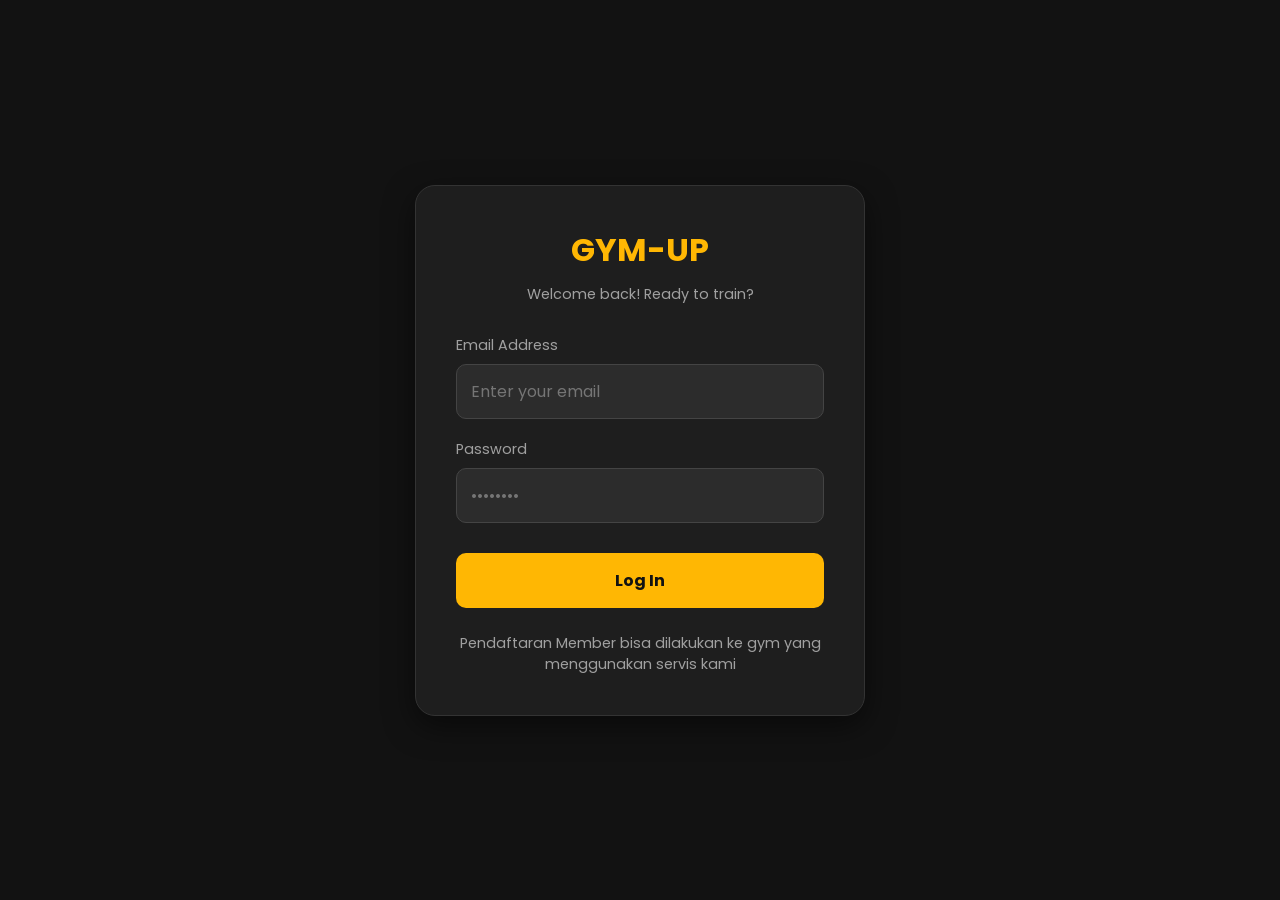
<file: Gym-Up/index.html>
<!DOCTYPE html>
<html lang="en">
<head>
    <meta charset="UTF-8">
    <meta name="viewport" content="width=device-width, initial-scale=1.0">
    <title>Gym Up - Dashboard</title>
    <link rel="preconnect" href="https://fonts.googleapis.com">
    <link rel="preconnect" href="https://fonts.gstatic.com" crossorigin>
    <link href="https://fonts.googleapis.com/css2?family=Poppins:wght@400;600;700&display=swap" rel="stylesheet">
    <link rel="stylesheet" href="css/style.css">
</head>
<body>
        
    <header class="top-header">
        <div class="user-stats">
            <div class="stat-level" id="user-level">LVL 1</div>
            <div class="stat-streak" id="user-streak">🔥 0</div>
            <button id="quests-btn" class="stat-quests">📜 Quests</button>
        </div>
        
        <div style="display: flex; align-items: center; gap: 10px;">
            <button id="logout-btn" style="background: #333; color: #ff4d4d; border: 1px solid #ff4d4d; padding: 5px 10px; border-radius: 8px; font-weight: bold; cursor: pointer; font-size: 0.8rem;">
                Log Out
            </button>
            <div class="profile-icon" id="user-initial">D</div>
        </div>
    </header>

    <main class="page-content">
        <a href="workout.html" id="resume-workout-banner" class="resume-banner" style="display: none;">
            <span>You have an ongoing workout session!</span>
            <strong>Resume Now →</strong>
        </a>

        <section id="home" class="page active">
            <div class="dashboard-container">
                <div class="card summary-card">
                    <div style="margin-bottom: 15px;">
                        <h2 id="user-welcome" style="margin-bottom: 5px;">Welcome Back!</h2>
                        
                        <div class="level-meta">
                            <div style="display:flex; justify-content:space-between; font-size:0.75rem; color:#aaa; margin-bottom:4px;">
                                <span>Progress to Next Level</span>
                                <span id="user-level-text">0 / 1000 XP</span>
                            </div>
                            <div class="level-progress-container">
                                <div id="user-level-progress" class="level-progress-bar"></div>
                            </div>
                        </div>
                    </div>

                    <div class="stats">
                        <div>
                            <span class="stat-value" id="user-total-volume">0 kg</span>
                            <span class="stat-label">Total Volume</span>
                        </div>
                        <div>
                            <span class="stat-value" id="user-rank">Newbie</span>
                            <span class="stat-label">Current Rank</span>
                            <small id="rank-progress-indicator" style="display:block; font-size:0.7rem; color:#888; margin-top:4px;">Loading...</small>
                        </div>
                    </div>
                </div>

                <div class="home-actions-wrapper">
                    <div class="card action-card">
                        <div class="deco-bars"><div class="deco-bar"></div><div class="deco-bar"></div><div class="deco-bar"></div></div>
                        <div class="action-content">
                            <h3>Ready to Train?</h3>
                            <a href="workout.html" class="cta-button">Log New Workout</a>
                        </div>
                        <div class="deco-bars right"><div class="deco-bar"></div><div class="deco-bar"></div><div class="deco-bar"></div></div>
                    </div>
                    <a href="nutrition.html" class="card nutrition-card">
                        <h3>Nutrition Needs Here</h3>
                        <p>Get your daily calorie & macro recommendation.</p>
                        <span class="arrow-icon">→</span>
                    </a>
                </div>
                <div class="card leaderboard-card">
                    <h3>Weekly Leaderboard</h3>
                    <ol id="mini-leaderboard-container" class="leaderboard-list">
                        <p>Loading leaderboard...</p>
                    </ol>
                </div>
            </div>
        </section>

        <section id="history" class="page">
            <div class="page-header-placeholder">
                <h1>Workout History</h1>
            </div>
            <div id="history-list-container" class="history-list">
                <p>Loading workout history...</p>
            </div>
        </section>

        <section id="leaderboard" class="page">
            <div class="page-header-placeholder">
                <h1>Leaderboard</h1>
            </div>
            <div class="card">
                <ol id="full-leaderboard-container" class="leaderboard-list-full">
                    <p>Loading leaderboard...</p>
                </ol>
            </div>
        </section>

        <section id="profile" class="page">
            <div class="page-header-placeholder">
                <h1>My Profile</h1>
            </div>
            <div class="profile-grid">
                <div class="card profile-header-card summary-card">
                    <div class="profile-icon large" id="profile-initial">D</div>
                    <div class="profile-info">
                        <h2 id="profile-name">...</h2>
                        <p>Rank: <span class="rank-text" id="profile-rank">Newbie</span></p>
                    </div>
                </div>
                <div class="card stat-card">
                    <span class="stat-icon">🏋️‍♂️</span>
                    <span class="stat-value" id="profile-total-volume">0 kg</span>
                    <span class="stat-label">Total Volume (All Time)</span>
                </div>
                <div class="card stat-card">
                    <span class="stat-icon">🗓️</span>
                    <span class="stat-value" id="profile-workouts-completed">0</span>
                    <span class="stat-label">Workouts Completed</span>
                </div>
                
                <div class="card settings-card">
                    <h3>Body Stats</h3>
                    <div class="profile-form">
                        <div class="form-row-profile">
                            <div class="form-group-profile">
                                <label>Age</label>
                                <input type="number" id="user-age" placeholder="20">
                            </div>
                            <div class="form-group-profile">
                                <label>Gender</label>
                                <select id="user-gender">
                                    <option value="male">Male</option>
                                    <option value="female">Female</option>
                                </select>
                            </div>
                        </div>

                        <div class="form-row-profile">
                            <div class="form-group-profile">
                                <label>Height (cm)</label>
                                <input type="number" id="user-height" placeholder="175">
                            </div>
                            <div class="form-group-profile">
                                <label>Weight (kg)</label>
                                <input type="number" id="user-weight" placeholder="70">
                            </div>
                        </div>

                        <div class="form-group-profile">
                            <label>Activity Level</label>
                            <select id="user-activity">
                                <option value="sedentary">Sedentary (Little to no exercise)</option>
                                <option value="light">Lightly Active (1-3 days/week)</option>
                                <option value="moderate">Moderately Active (3-5 days/week)</option>
                                <option value="active">Very Active (6-7 days/week)</option>
                                <option value="very_active">Super Active (Physical job/training)</option>
                            </select>
                        </div>
                        
                        <button id="save-profile-btn" class="cta-button" style="width: 100%; margin-top: 15px;">Save & Recalculate</button>
                    </div>
                </div>

                <div class="card settings-card">
                    <h3>My Goal</h3>
                    <div class="goal-options">
                        <button class="goal-btn active">Bulk</button>
                        <button class="goal-btn">Cut</button>
                        <button class="goal-btn">Maintain</button>
                    </div>
                </div>
            </div>
        </section>
    </main>
        
    <nav class="bottom-nav">
        <a href="#home" class="nav-link active"><span>Home</span></a>
        <a href="#history" class="nav-link"><span>History</span></a>
        <a href="#leaderboard" class="nav-link"><span>Leaderboard</span></a>
        <a href="#profile" class="nav-link"><span>Profile</span></a>
    </nav>

    <div id="quests-modal" class="modal-wrapper">
        <div style="position: relative; width: 100%; max-width: 500px;">
            
            <button id="close-quests-modal-btn" class="close-btn-outside">×</button>
            
            <div class="modal-content quests-modal-content">
                <h3>Daily Quests</h3>
                <div id="quest-list-container" class="quest-list">
                    <p>Loading quests...</p>
                </div>
            </div>
            
        </div>
    </div>

    <div id="notification-modal" class="modal-wrapper">
        <div class="modal-content confirm-box">
            <div id="notif-icon" style="font-size: 4rem;"></div>
            
            <h4 id="notif-title" style="margin-top: 10px;">Notification</h4>
            <p id="notif-text">Message goes here.</p>
            
            <div class="modal-actions">
                <button id="notif-ok-btn" class="btn-primary" style="width: 100%;">OK, Great!</button>
            </div>
        </div>
    </div>
    
    <script src="js/script.js"></script>
</body>
</html>
</file>
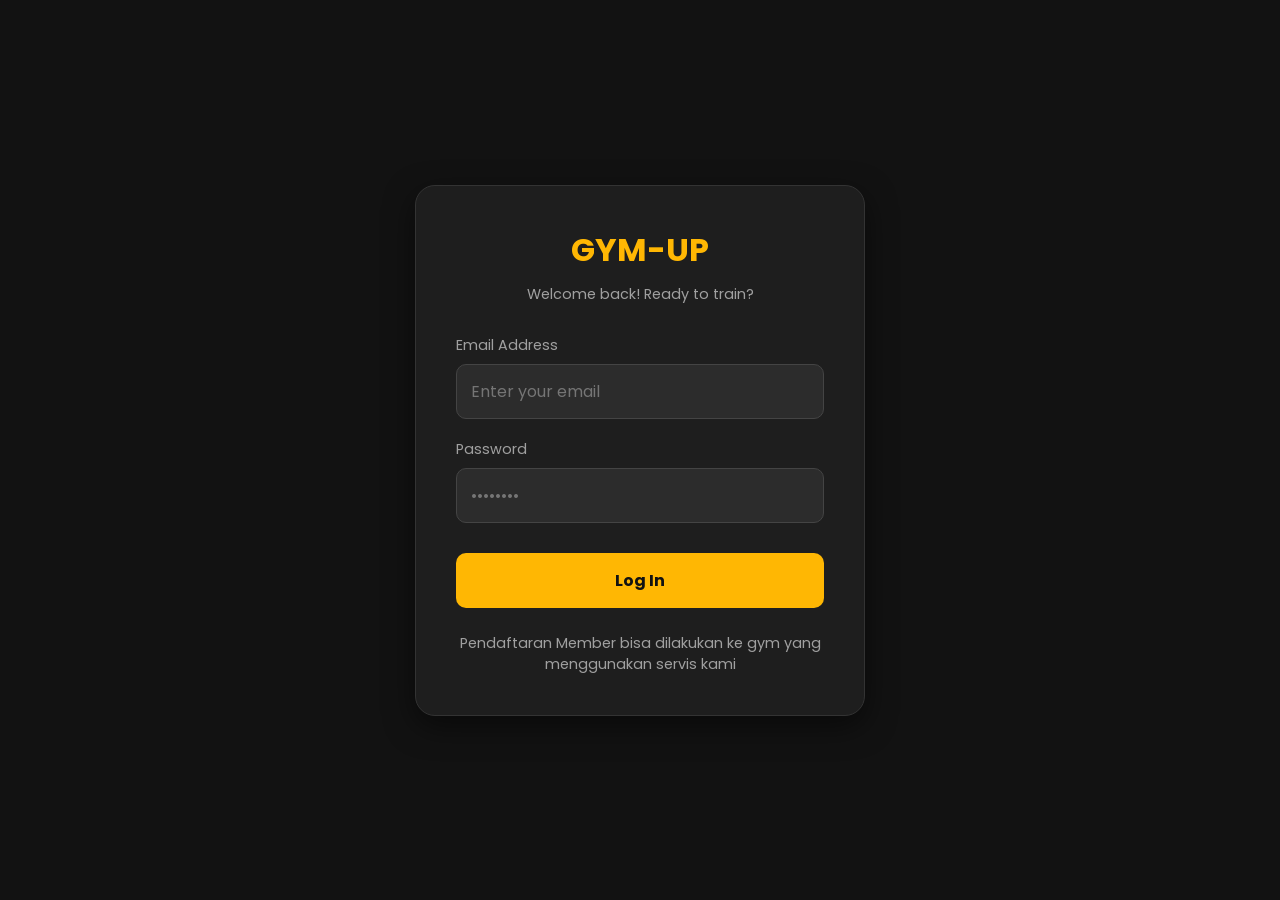
<file: Gym-Up/admin-dashboard.html>
<!DOCTYPE html>
<html lang="en">
<head>
    <meta charset="UTF-8">
    <meta name="viewport" content="width=device-width, initial-scale=1.0">
    <title>Super Admin - Gym-Up</title>
    
    <link rel="stylesheet" href="css/admin.css">
    
    <script src="js/auth.js"></script>
    <script>checkAuth('super_admin');</script>
</head>
<body>

    <header class="admin-header">
        <h2>GYM-UP <span style="font-weight: 300; color: #fff;">ADMIN</span></h2>
        <div class="user-info">
            <span id="admin-name" style="color: #aaa; margin-right: 20px; font-weight: 500;"></span>
            <button onclick="logoutUser()" class="admin-btn" style="padding: 8px 16px; font-size: 0.85rem;">LOGOUT</button>
        </div>
    </header>

    <main class="admin-container">
        
        <section class="admin-card">
            <h3>🏢 DAFTARKAN GYM & OWNER BARU</h3>
            <form id="add-gym-form" class="admin-form">
                <input type="text" id="gym_name" placeholder="Nama Gym (Contoh: Titan Fitness)" required class="full-width">
                <input type="text" id="owner_name" placeholder="Nama Pemilik" required>
                <input type="number" id="subscription_months" placeholder="Durasi Langganan (Bulan)" min="1" required>
                <input type="text" id="address" placeholder="Alamat Ruko Gym" required class="full-width">
                
                <div class="full-width" style="margin-top: 15px; margin-bottom: 5px; color: var(--accent-gold); font-size: 0.85rem; font-weight: 600; text-transform: uppercase;">
                    Kredensial Akses Owner
                </div>
                
                <input type="email" id="owner_email" placeholder="Email Akun Owner" required>
                <input type="password" id="owner_password" placeholder="Password (Min. 8 Karakter)" minlength="8" required>
                
                <button type="submit" id="submit-gym-btn" class="admin-btn full-width" style="margin-top: 15px;">DAFTARKAN GYM</button>
            </form>
        </section>

        <section class="admin-card">
            <h3>📋 KLIEN GYM TERDAFTAR</h3>
            <div class="table-responsive">
                <table>
                    <thead>
                        <tr>
                            <th>ID</th>
                            <th>NAMA GYM</th>
                            <th>PEMILIK</th>
                            <th>STATUS</th>
                            <th>MASA AKTIF APLIKASI</th>
                            <th>AKSI</th>
                        </tr>
                    </thead>
                    <tbody id="gym-list-body">
                        <tr><td colspan="5" style="text-align: center; color: #777;">Loading data...</td></tr>
                    </tbody>
                </table>
            </div>
        </section>
        <section class="admin-card">
            <h3>🏋️‍♂️ KATALOG LATIHAN GLOBAL</h3>
            <form id="add-exercise-form" class="admin-form">
                <input type="text" id="ex_name" placeholder="Nama Gerakan (Misal: Bench Press)" required>
                
                <select id="ex_muscle" required>
                    <option value="" disabled selected>Target Otot</option>
                    <option value="chest">Chest</option>
                    <option value="back">Back</option>
                    <option value="legs">Legs</option>
                    <option value="shoulders">Shoulders</option>
                    <option value="arms">Arms</option>
                    <option value="core">Core</option>
                    <option value="full_body">Full Body</option>
                </select>

                <select id="ex_type" required>
                    <option value="" disabled selected>Tipe Latihan</option>
                    <option value="compound">Compound</option>
                    <option value="isolation">Isolation</option>
                    <option value="cardio">Cardio</option>
                </select>

                <input type="number" id="ex_xp" placeholder="Base XP (Misal: 50)" required min="5">
                
                <button type="submit" id="submit-ex-btn" class="admin-btn full-width" style="margin-top: 10px;">TAMBAH KE KATALOG</button>
            </form>

            <div class="table-responsive" style="margin-top: 20px;">
                <table>
                    <thead>
                        <tr>
                            <th>NAMA GERAKAN</th>
                            <th>TARGET OTOT</th>
                            <th>TIPE</th>
                            <th>BASE XP</th>
                            <th>AKSI</th>
                        </tr>
                    </thead>
                    <tbody id="exercise-list-body">
                        <tr><td colspan="5" style="text-align: center; color: #777;">Loading data...</td></tr>
                    </tbody>
                </table>
            </div>
        </section>

        <section class="admin-card">
    <h3>🍎 DATABASE NUTRISI GLOBAL (FOODS)</h3>
    <form id="add-food-form" class="admin-form">
        <input type="text" id="food_name" placeholder="Nama Makanan (Misal: Nasi Putih)" required class="full-width">
        <input type="number" id="food_calories" placeholder="Kalori (kcal)" required step="0.1">
        <input type="number" id="food_protein" placeholder="Protein (g)" required step="0.1">
        <input type="number" id="food_carbs" placeholder="Karbo (g)" required step="0.1">
        <input type="number" id="food_fats" placeholder="Lemak (g)" required step="0.1">
        <input type="text" id="food_serving" placeholder="Takaran (Misal: 100g / 1 Porsi)" required class="full-width">
        
        <button type="submit" id="submit-food-btn" class="admin-btn full-width" style="margin-top: 10px;">TAMBAH KE DATABASE</button>
    </form>

    <div class="table-responsive" style="margin-top: 20px;">
        <table>
            <thead>
                <tr>
                    <th>NAMA MAKANAN</th>
                    <th>KALORI</th>
                    <th>P / C / L</th>
                    <th>TAKARAN</th>
                    <th>AKSI</th>
                </tr>
            </thead>
            <tbody id="food-list-body">
                <tr><td colspan="5" style="text-align: center; color: #777;">Loading data...</td></tr>
            </tbody>
        </table>
    </div>
</section>

    </main>

    <div id="editModal" class="modal-overlay">
    <div class="modal-content">
        <div class="modal-header">
            <h3>Edit Data Gym & Owner</h3>
        </div>
        <form id="edit-gym-form" class="admin-form">
            <input type="hidden" id="edit_gym_id">
            <input type="text" id="edit_gym_name" placeholder="Nama Gym" required class="full-width">
            <input type="text" id="edit_address" placeholder="Alamat" required class="full-width">
            <input type="text" id="edit_owner_name" placeholder="Nama Pemilik" required class="full-width">
            
            <div class="full-width" style="color: var(--accent-gold); font-size: 0.7rem; margin: 10px 0;">KREDENSIAL LOGIN (BIARKAN PASSWORD KOSONG JIKA TIDAK DIGANTI)</div>
            
            <input type="email" id="edit_owner_email" placeholder="Email Owner" required class="full-width">
            <input type="password" id="edit_owner_password" placeholder="Password Baru (Opsional)" class="full-width">
            
            <div class="modal-footer full-width">
                <button type="button" onclick="closeModal('editModal')" class="admin-btn" style="background: #333; color: white;">BATAL</button>
                <button type="submit" class="admin-btn">SIMPAN PERUBAHAN</button>
            </div>
        </form>
    </div>
</div>

<div id="deleteConfirmModal" class="modal-overlay">
    <div class="modal-content modal-alert">
        <div class="modal-icon warning">⚠</div>
        <h3 style="color: white; margin-bottom: 10px;">HAPUS GYM?</h3>
        <p class="delete-confirm-text">
            Tindakan ini permanen. Semua data member, transaksi, dan inventaris di gym ini akan ikut terhapus dari server.
        </p>
        <div class="modal-footer full-width" style="display: flex; flex-direction: column; gap: 10px;">
            <button id="final-delete-btn" class="admin-btn btn-danger-modal" style="width: 100%;">YA, HAPUS PERMANEN</button>
            <button onclick="closeModal('deleteConfirmModal')" class="admin-btn" style="background: transparent; color: #888; width: 100%;">BATALKAN</button>
        </div>
    </div>
</div>

<div id="alertModal" class="modal-overlay">
    <div class="modal-content modal-alert">
        <div id="alert-icon" class="modal-icon">✔</div>
        <h3 id="custom-alert-title">BERHASIL</h3>
        <p id="custom-alert-message" style="color: #ccc; margin-bottom: 1.5rem;"></p>
        <button onclick="closeModal('alertModal')" class="admin-btn" style="width: 100%;">OK</button>
    </div>
</div>
    <script src="js/admin.js"></script>
</body>
</html>
</file>
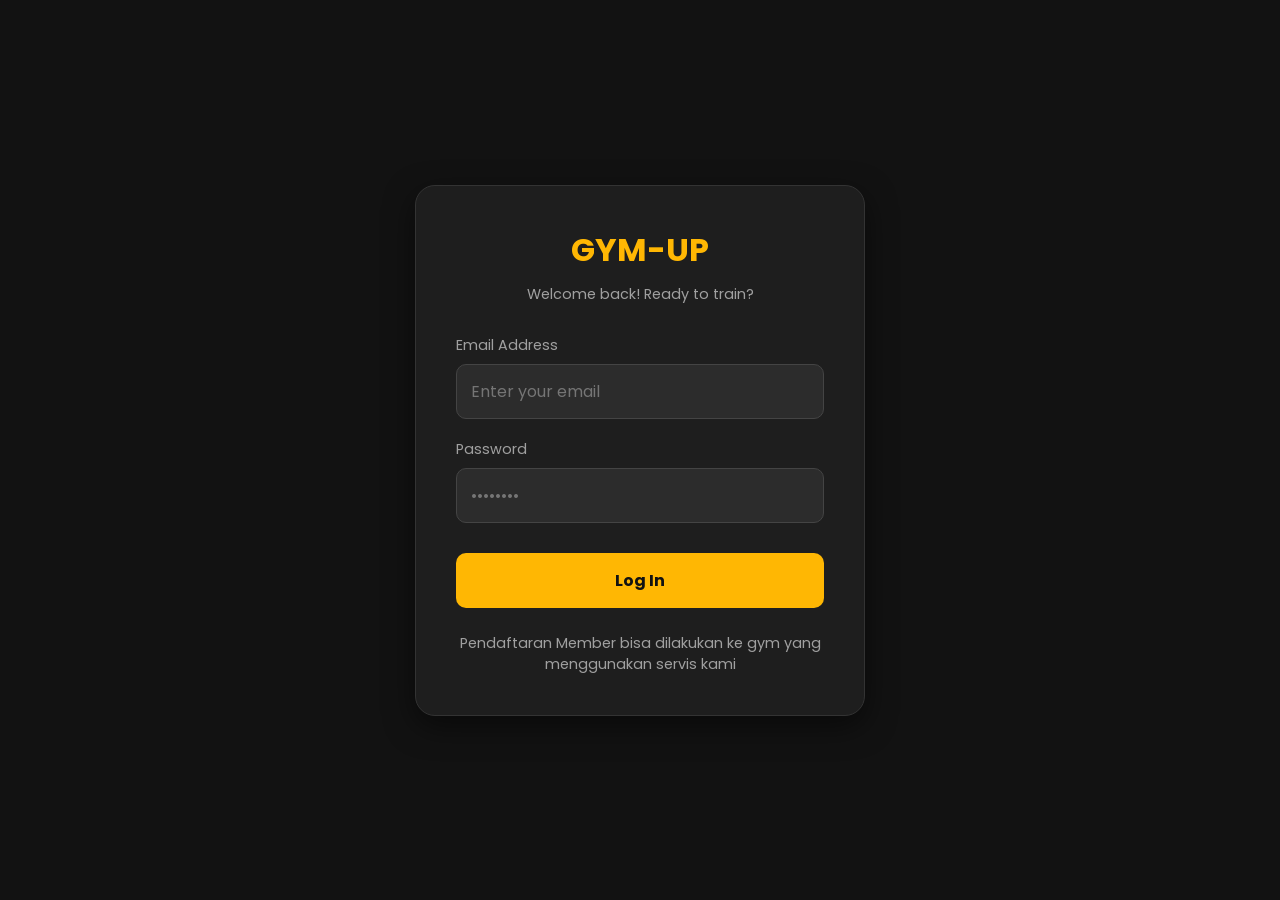
<file: Gym-Up/login.html>
<!DOCTYPE html>
<html lang="en">
<head>
    <meta charset="UTF-8">
    <meta name="viewport" content="width=device-width, initial-scale=1.0">
    <title>Login - Gym Up</title>
    <link href="https://fonts.googleapis.com/css2?family=Poppins:wght@400;600;700&display=swap" rel="stylesheet">
    <link rel="stylesheet" href="css/auth.css">
</head>
<body>

    <div class="auth-container">
        <div class="auth-header">
            <h1>GYM-UP</h1>
            <p>Welcome back! Ready to train?</p>
        </div>

        <form id="login-form">
            <div class="form-group">
                <label>Email Address</label>
                <input type="email" id="email" class="form-input" placeholder="Enter your email" required>
            </div>

            <div class="form-group">
                <label>Password</label>
                <input type="password" id="password" class="form-input" placeholder="••••••••" required>
            </div>

            <button type="submit" id="login-btn" class="auth-btn">Log In</button>
        </form>

        <div class="auth-footer">
            Pendaftaran Member bisa dilakukan ke gym yang menggunakan servis kami
        </div>
    </div>

    <div id="custom-alert" class="alert-overlay">
        <div class="alert-box">
            <h3 id="alert-title" style="color: var(--primary-gold); margin-bottom: 10px;">Alert</h3>
            <p id="alert-message" style="color: #ccc; font-size: 0.9rem;">Message here</p>
            <button class="alert-btn" onclick="document.getElementById('custom-alert').style.display='none'">OK</button>
        </div>
    </div>

    <script src="js/auth.js"></script>
</body>
</html>
</file>
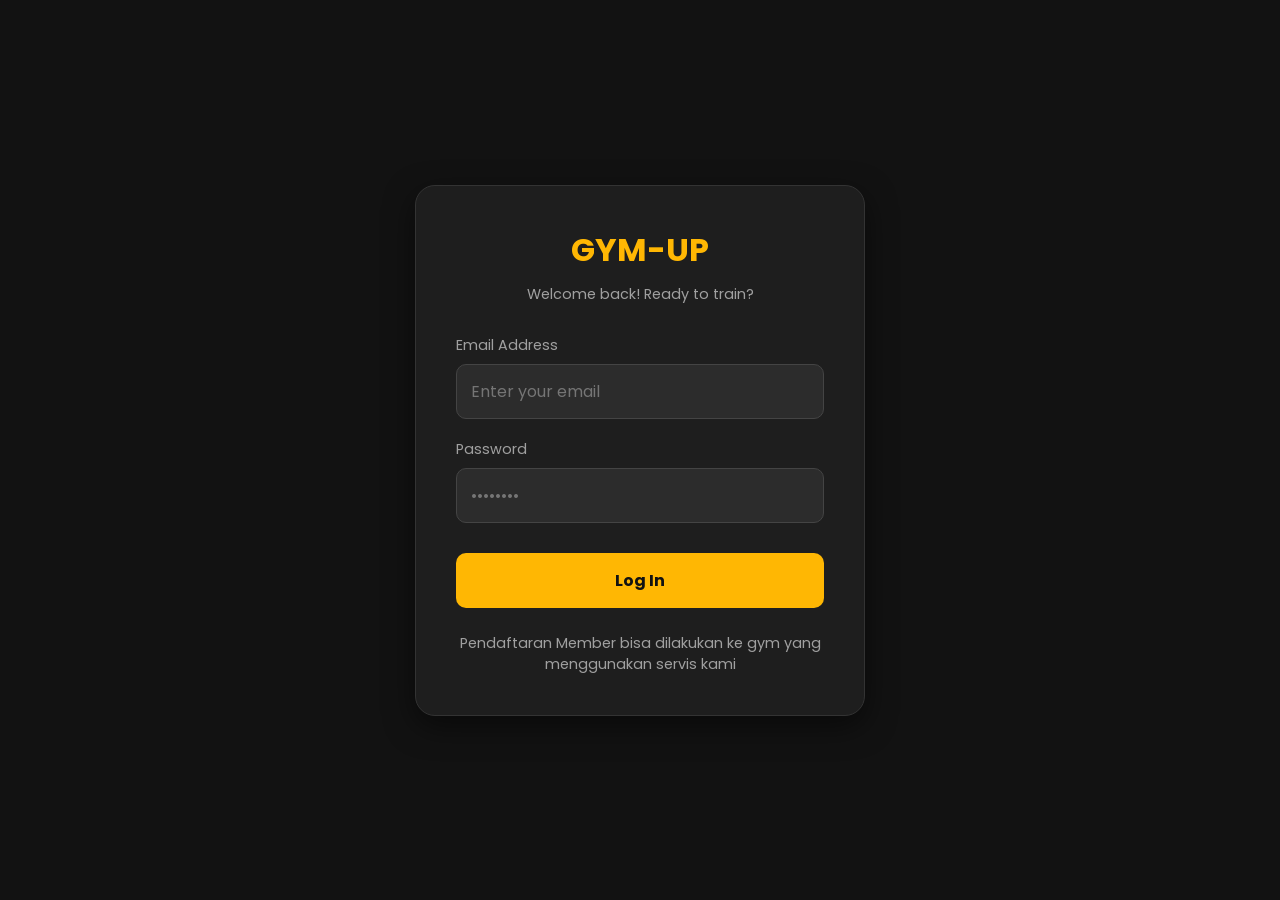
<file: Gym-Up/nutrition.html>
<!DOCTYPE html>
<html lang="en">
<head>
    <meta charset="UTF-8">
    <meta name="viewport" content="width=device-width, initial-scale=1.0">
    <title>Nutrition Guide - Gym Up</title>
    
    <link rel="preconnect" href="https://fonts.googleapis.com">
    <link rel="preconnect" href="https://fonts.gstatic.com" crossorigin>
    <link href="https://fonts.googleapis.com/css2?family=Poppins:wght@400;600;700&display=swap" rel="stylesheet">
    <link rel="stylesheet" href="https://cdnjs.cloudflare.com/ajax/libs/font-awesome/6.0.0/css/all.min.css">
    
    <link rel="stylesheet" href="css/style.css"> 
    <link rel="stylesheet" href="css/nutrition.css">
</head>
<body class="bg-brand-dark">

    <header class="page-header">
        <a href="index.html" class="back-btn">←</a>
        <h1>Nutrition Guide</h1>
        <div style="width: 24px;"></div> </header>

    <main class="nutrition-content">
        <div class="nutrition-grid">
            
            <div class="card summary-card nutrition-header-card">
                <p id="nutrition-goal-status" class="goal-status">Loading...</p>
                <h2 id="nutrition-goal-phase">--</h2>
                <div class="calorie-display">
                    <span id="nutrition-calorie-value" class="calorie-value">0</span>
                    <span class="calorie-label">rec. daily calories</span>
                </div>
            </div>

            <div class="card macros-card">
                <h3>Daily Targets</h3>
                <div class="macros-clean-grid">
                    
                    <div class="macro-box">
                        <div class="macro-icon"><i class="fas fa-drumstick-bite"></i></div>
                        <span class="macro-val" id="macro-protein">--</span>
                        <span class="macro-lbl">Protein</span>
                    </div>

                    <div class="macro-box">
                        <div class="macro-icon"><i class="fas fa-bread-slice"></i></div>
                        <span class="macro-val" id="macro-carbs">--</span>
                        <span class="macro-lbl">Carbs</span>
                    </div>

                    <div class="macro-box">
                        <div class="macro-icon"><i class="fas fa-cheese"></i></div>
                        <span class="macro-val" id="macro-fat">--</span>
                        <span class="macro-lbl">Fat</span>
                    </div>

                </div>
            </div>

            <h3 class="meals-title">Recommended Meals</h3>
            <div id="meal-ideas-container" class="meal-ideas-container">
                <p style="color:#888; text-align:center; grid-column: 1/-1;">Loading recommendations...</p>
            </div>

        </div>
    </main>

    <script src="js/nutrition.js"></script>
</body>
</html>
</file>
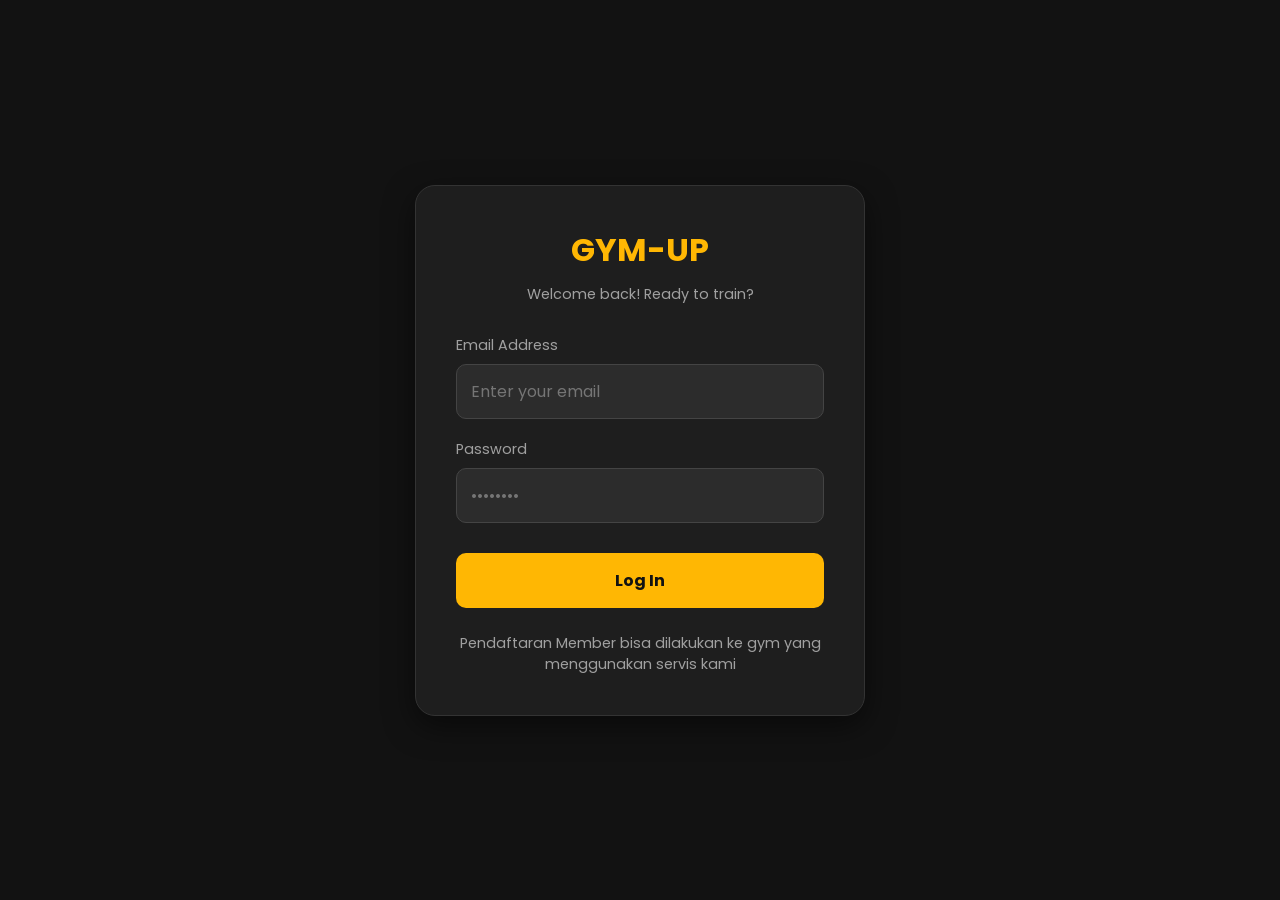
<file: Gym-Up/owner-dashboard.html>
<!DOCTYPE html>
<html lang="en">
<head>
    <meta charset="UTF-8">
    <meta name="viewport" content="width=device-width, initial-scale=1.0">
    <title>Gym Owner Dashboard - Gym-Up</title>
    
    <link rel="stylesheet" href="css/style.css">
    <link rel="stylesheet" href="css/admin.css">
    
    <script src="js/auth.js"></script>
    <script>checkAuth('gym_owner');</script>

    <style>
        .stats-grid {
            display: grid;
            grid-template-columns: repeat(auto-fit, minmax(200px, 1fr));
            gap: 20px;
            margin-bottom: 2rem;
        }
        
        .stat-card {
            background-color: var(--card-bg);
            border: 1px solid var(--border-color);
            border-radius: 12px;
            padding: 1.5rem;
            text-align: center;
            box-shadow: 0 4px 15px rgba(0,0,0,0.2);
        }

        .stat-card h4 {
            color: var(--text-muted);
            margin: 0 0 10px 0;
            font-size: 0.9rem;
            text-transform: uppercase;
        }

        .stat-card .value {
            color: var(--accent-gold);
            font-size: 2rem;
            font-weight: 800;
            margin: 0;
        }

        .two-col-grid {
            display: grid;
            grid-template-columns: 1fr 1fr;
            gap: 20px;
        }

        @media (max-width: 768px) {
            .two-col-grid { grid-template-columns: 1fr; }
        }
    </style>
</head>
<body>

    <header class="admin-header">
        <h2>GYM-UP <span style="font-weight: 300; color: #fff;">OWNER PANEL</span></h2>
        <div class="user-info">
            <span id="gym-name-display" style="color: var(--accent-gold); margin-right: 20px; font-weight: bold;">📍 MEMUAT GYM...</span>
            <span id="owner-name" style="color: #aaa; margin-right: 20px;">Halo, Bos!</span>
            <button onclick="logoutUser()" class="admin-btn" style="padding: 8px 16px; font-size: 0.85rem;">LOGOUT</button>
        </div>
    </header>

    <main class="admin-container">
        
        <div class="stats-grid">
            <div class="stat-card">
                <h4>Total Member Aktif</h4>
                <p class="value">142</p>
            </div>
            <div class="stat-card">
                <h4>Check-in Hari Ini</h4>
                <p class="value">38</p>
            </div>
            <div class="stat-card">
                <h4>Pendapatan Bulan Ini</h4>
                <p class="value" style="color: #2ecc71;">Rp 21.5M</p>
            </div>
            <div class="stat-card">
                <h4>Inventaris Alat</h4>
                <p class="value">24</p>
            </div>
        </div>

        <div class="two-col-grid">
            
            <section class="admin-card">
                <div style="display: flex; justify-content: space-between; align-items: center; margin-bottom: 1.5rem;">
                    <h3 style="margin: 0;">👥 MEMBER GYM</h3>
                    <button class="admin-btn" style="padding: 8px 15px; font-size: 0.8rem;" onclick="openModal('addMemberModal')">+ MEMBER BARU</button>
                </div>
                
                <div class="table-responsive">
                    <table>
                        <thead>
                            <tr>
                                <th>NAMA MEMBER</th>
                                <th>STATUS</th>
                                <th>EXPIRES</th>
                                <th>AKSI</th>
                            </tr>
                        </thead>
                        <tbody>
                            <tr>
                                <td>
                                    <div style="font-weight: 600;">Budi Santoso</div>
                                    <div style="font-size: 0.75rem; color: #888;">Level 12 • Warrior</div>
                                </td>
                                <td><span class="status-badge active-status">AKTIF</span></td>
                                <td style="font-size: 0.85rem;">12 Ags 2026</td>
                                <td><button class="action-btn edit-btn" onclick="openModal('extendMemberModal')">Perpanjang</button></td>
                            </tr>
                            <tr>
                                <td>
                                    <div style="font-weight: 600;">Siti Aminah</div>
                                    <div style="font-size: 0.75rem; color: #888;">Level 5 • Novice</div>
                                </td>
                                <td><span class="status-badge" style="background: rgba(255, 71, 87, 0.2); color: #ff4757;">EXPIRED</span></td>
                                <td style="font-size: 0.85rem; color: #ff4757;">01 Mei 2026</td>
                                <td><button class="action-btn edit-btn" onclick="openModal('extendMemberModal')">Perpanjang</button></td>
                            </tr>
                        </tbody>
                    </table>
                </div>
                <div style="text-align: center; margin-top: 15px;">
                    <a href="#" style="color: var(--accent-gold); font-size: 0.85rem; text-decoration: none;">Lihat Semua Member &rarr;</a>
                </div>
            </section>

            <section class="admin-card">
                <div style="display: flex; justify-content: space-between; align-items: center; margin-bottom: 1.5rem;">
                    <h3 style="margin: 0;">🏋️‍♂️ INVENTARIS ALAT</h3>
                    <button class="admin-btn" style="padding: 8px 15px; font-size: 0.8rem;" onclick="openModal('addToolModal')">+ TAMBAH ALAT</button>
                </div>

                <div class="table-responsive">
                    <table>
                        <thead>
                            <tr>
                                <th>ALAT / LATIHAN</th>
                                <th>JUMLAH</th>
                                <th>KONDISI</th>
                            </tr>
                        </thead>
                        <tbody>
                            <tr>
                                <td>
                                    <div style="font-weight: 600;">Bench Press</div>
                                    <div style="font-size: 0.75rem; color: var(--accent-gold);">+50 XP</div>
                                </td>
                                <td>3 Unit</td>
                                <td><span class="status-badge active-status">BAIK</span></td>
                            </tr>
                            <tr>
                                <td>
                                    <div style="font-weight: 600;">Treadmill</div>
                                    <div style="font-size: 0.75rem; color: var(--accent-gold);">+30 XP</div>
                                </td>
                                <td>5 Unit</td>
                                <td><span class="status-badge active-status">BAIK</span></td>
                            </tr>
                        </tbody>
                    </table>
                </div>
            </section>

        </div>
    </main>

    <div id="addMemberModal" class="modal-overlay">
        <div class="modal-content">
            <div class="modal-header">
                <h3>Kasir: Pendaftaran Member</h3>
            </div>
            <form class="admin-form" onsubmit="event.preventDefault(); showCustomAlert('BERHASIL', 'Member baru telah didaftarkan.'); closeModal('addMemberModal');">
                <input type="text" placeholder="Nama Lengkap Member" required class="full-width">
                <input type="email" placeholder="Email Member" required class="full-width">
                <input type="text" placeholder="Password Awal (Misal: gymup123)" required class="full-width">
                
                <div class="full-width" style="color: var(--accent-gold); font-size: 0.8rem; margin: 10px 0;">PAKET LANGGANAN</div>
                <select required class="full-width">
                    <option value="" disabled selected>Pilih Paket</option>
                    <option value="1">1 Bulan (Rp 250.000)</option>
                    <option value="3">3 Bulan (Rp 700.000)</option>
                    <option value="6">6 Bulan (Rp 1.300.000)</option>
                    <option value="12">1 Tahun (Rp 2.400.000)</option>
                </select>

                <div class="modal-footer full-width">
                    <button type="button" onclick="closeModal('addMemberModal')" class="admin-btn" style="background: #333; color: white;">BATAL</button>
                    <button type="submit" class="admin-btn">PROSES PEMBAYARAN</button>
                </div>
            </form>
        </div>
    </div>

    <div id="extendMemberModal" class="modal-overlay">
        <div class="modal-content">
            <div class="modal-header">
                <h3>Perpanjang Masa Aktif</h3>
            </div>
            <form class="admin-form" onsubmit="event.preventDefault(); showCustomAlert('BERHASIL', 'Masa aktif member diperpanjang.'); closeModal('extendMemberModal');">
                <p style="color: #aaa; margin-top: 0;" class="full-width">Pilih durasi perpanjangan untuk member ini.</p>
                <select required class="full-width">
                    <option value="" disabled selected>Pilih Paket Perpanjangan</option>
                    <option value="1">1 Bulan</option>
                    <option value="3">3 Bulan</option>
                    <option value="6">6 Bulan</option>
                </select>
                <div class="modal-footer full-width">
                    <button type="button" onclick="closeModal('extendMemberModal')" class="admin-btn" style="background: #333; color: white;">BATAL</button>
                    <button type="submit" class="admin-btn">PERPANJANG SEKARANG</button>
                </div>
            </form>
        </div>
    </div>

    <div id="addToolModal" class="modal-overlay">
        <div class="modal-content">
            <div class="modal-header">
                <h3>Tambah Alat / Latihan</h3>
            </div>
            <form class="admin-form" onsubmit="event.preventDefault(); showCustomAlert('BERHASIL', 'Alat ditambahkan ke inventaris.'); closeModal('addToolModal');">
                <p style="color: #aaa; margin-top: 0;" class="full-width">Pilih alat dari Katalog Global Super Admin.</p>
                <select required class="full-width">
                    <option value="" disabled selected>Pilih dari Katalog (Contoh Statis)</option>
                    <option value="1">Dumbbell Press (+40 XP)</option>
                    <option value="2">Lat Pulldown (+45 XP)</option>
                    <option value="3">Leg Press (+55 XP)</option>
                </select>
                <input type="number" placeholder="Jumlah Unit" required class="full-width" min="1">
                
                <div class="modal-footer full-width">
                    <button type="button" onclick="closeModal('addToolModal')" class="admin-btn" style="background: #333; color: white;">BATAL</button>
                    <button type="submit" class="admin-btn">TAMBAHKAN</button>
                </div>
            </form>
        </div>
    </div>

    <div id="alertModal" class="modal-overlay">
        <div class="modal-content" style="text-align: center;">
            <div id="alert-icon" style="font-size: 4rem; color: var(--accent-gold); margin-bottom: 1rem;">✔</div>
            <h3 id="custom-alert-title" style="color: var(--accent-gold); margin-bottom: 10px;">BERHASIL</h3>
            <p id="custom-alert-message" style="color: #ccc; margin-bottom: 2rem;"></p>
            <button onclick="closeModal('alertModal')" class="admin-btn" style="width: 100%;">OK</button>
        </div>
    </div>

    <script>
        // Set info dari LocalStorage saat dimuat
        document.addEventListener('DOMContentLoaded', () => {
            const ownerName = localStorage.getItem('user_name') || 'Bos';
            document.getElementById('owner-name').textContent = "Halo, " + ownerName + "!";
            // Nanti gym name akan kita ambil dari API berdasarkan gym_id Owner
        });

        // Fungsi dasar Modal untuk keperluan UI statis
        function openModal(id) { document.getElementById(id).style.display = 'flex'; }
        function closeModal(id) { document.getElementById(id).style.display = 'none'; }
        
        function showCustomAlert(title, message) {
            document.getElementById('custom-alert-title').textContent = title;
            document.getElementById('custom-alert-message').textContent = message;
            openModal('alertModal');
        }
    </script>
</body>
</html>
</file>
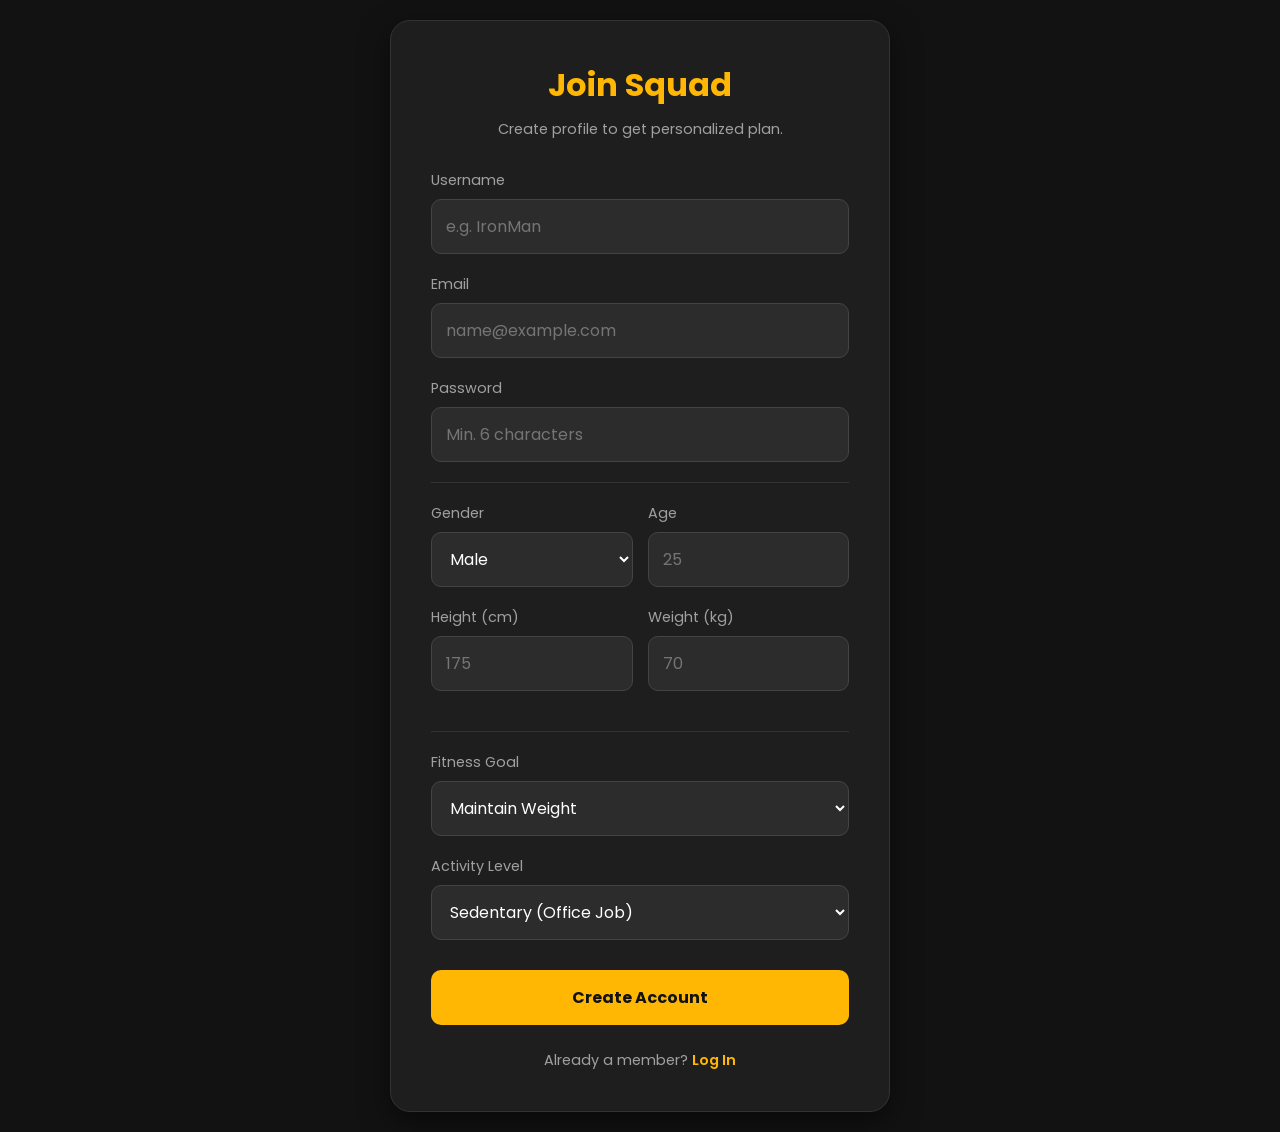
<file: Gym-Up/register.html>
<!DOCTYPE html>
<html lang="en">
<head>
    <meta charset="UTF-8">
    <meta name="viewport" content="width=device-width, initial-scale=1.0">
    <title>Join Gym Up</title>
    <link href="https://fonts.googleapis.com/css2?family=Poppins:wght@400;600;700&display=swap" rel="stylesheet">
    <link rel="stylesheet" href="css/auth.css">
</head>
<body>

    <div class="auth-container" style="max-width: 500px;">
        <div class="auth-header">
            <h1>Join Squad</h1>
            <p>Create profile to get personalized plan.</p>
        </div>

        <form id="register-form">
            <div class="form-group">
                <label>Username</label>
                <input type="text" id="username" class="form-input" placeholder="e.g. IronMan" required>
            </div>

            <div class="form-group">
                <label>Email</label>
                <input type="email" id="email" class="form-input" placeholder="name@example.com" required>
            </div>

            <div class="form-group">
                <label>Password</label>
                <input type="password" id="password" class="form-input" placeholder="Min. 6 characters" required minlength="6">
            </div>

            <hr style="border: 0; border-top: 1px solid #333; margin: 20px 0;">

            <div class="form-row">
                <div class="form-group">
                    <label>Gender</label>
                    <select id="gender" class="form-input">
                        <option value="male">Male</option>
                        <option value="female">Female</option>
                    </select>
                </div>
                <div class="form-group">
                    <label>Age</label>
                    <input type="number" id="age" class="form-input" placeholder="25" required>
                </div>
            </div>

            <div class="form-row">
                <div class="form-group">
                    <label>Height (cm)</label>
                    <input type="number" id="height" class="form-input" placeholder="175" required>
                </div>
                <div class="form-group">
                    <label>Weight (kg)</label>
                    <input type="number" id="weight" class="form-input" placeholder="70" required>
                </div>
            </div>

            <hr style="border: 0; border-top: 1px solid #333; margin: 20px 0;">

            <div class="form-group">
                <label>Fitness Goal</label>
                <select id="goal" class="form-input">
                    <option value="maintain">Maintain Weight</option>
                    <option value="bulk">Bulk (Gain Muscle)</option>
                    <option value="cut">Cut (Lose Fat)</option>
                </select>
            </div>

            <div class="form-group">
                <label>Activity Level</label>
                <select id="activity_level" class="form-input">
                    <option value="sedentary">Sedentary (Office Job)</option>
                    <option value="light">Lightly Active (1-2 days/week)</option>
                    <option value="moderate">Moderate (3-5 days/week)</option>
                    <option value="active">Active (6-7 days/week)</option>
                    <option value="very_active">Very Active (Physical Job)</option>
                </select>
            </div>

            <button type="submit" id="register-btn" class="auth-btn">Create Account</button>
        </form>

        <div class="auth-footer">
            Already a member? <a href="login.html" class="auth-link">Log In</a>
        </div>
    </div>

    <div id="custom-alert" class="alert-overlay">
        <div class="alert-box">
            <h3 id="alert-title" style="color: var(--primary-gold); margin-bottom: 10px;">Alert</h3>
            <p id="alert-message" style="color: #ccc; font-size: 0.9rem;">Message here</p>
            <button class="alert-btn" onclick="document.getElementById('custom-alert').style.display='none'">OK</button>
        </div>
    </div>

    <script src="js/auth.js"></script>
</body>
</html>
</file>
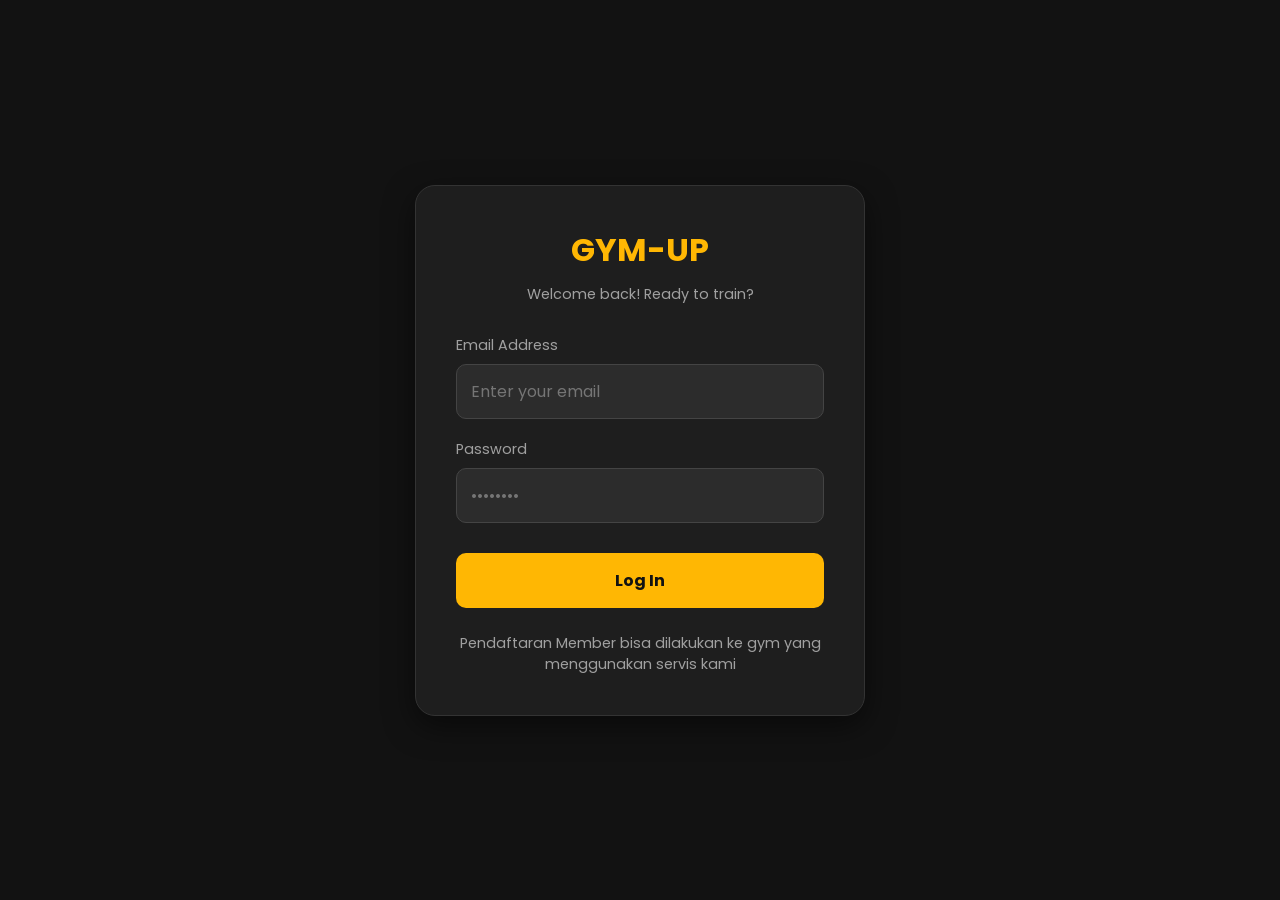
<file: Gym-Up/workout.html>
<!DOCTYPE html>
<html lang="en">
<head>
    <meta charset="UTF-8">
    <meta name="viewport" content="width=device-width, initial-scale=1.0">
    <title>Workout Session - Gym & Up</title>

    <link rel="preconnect" href="https://fonts.googleapis.com">
    <link rel="preconnect" href="https://fonts.gstatic.com" crossorigin>
    <link href="https://fonts.googleapis.com/css2?family=Poppins:wght@400;600;700&display=swap" rel="stylesheet">
    
    <link rel="stylesheet" href="css/workout.css">
</head>
<body>

    <header class="workout-header">
        <button id="discard-btn" class="discard-btn">×</button>
        <div class="duration-timer">00:00:00</div>
        <button id="finish-btn" class="finish-btn">✓</button>
    </header>

    <main class="workout-content">
        </main>
    
    <footer class="workout-footer">
        <button class="add-exercise-btn">+ Exercise</button>
    </footer>

    <div id="confirm-modal" class="modal-wrapper">
        <div class="modal-content confirm-box">
            <div id="modal-icon" style="font-size: 3.5rem; margin-bottom: 15px;"></div>
            
            <h4 id="modal-title"></h4> 
            <p id="modal-text"></p>   
            
            <div id="modal-confirm-actions" class="modal-actions">
                <button id="confirm-no-btn" class="btn-secondary">No</button>
                <button id="confirm-yes-btn" class="btn-primary">Yes</button>
            </div>
            
            <div id="modal-alert-actions" class="modal-actions" style="display: none;">
                <button id="alert-ok-btn" class="btn-primary" style="width: 100%;">OK, Got it!</button>
            </div>
        </div>
    </div>

    <div id="completed-screen" class="completed-wrapper">
        <div class="completed-content">
            <h1>Workout Completed!</h1>
            <div class="checkmark-circle">✓</div>
            <p>Great job! Your log has been saved.</p>
            <a href="index.html" class="back-to-home-btn">Back to Home</a>
        </div>
    </div>
    
    <div id="catalog-overlay" class="page-overlay">
        <header class="catalog-header">
            <button id="close-catalog-btn" class="discard-btn">×</button>
            <h2>Choose Exercises</h2>
            <button id="open-create-modal-btn" class="text-gold font-bold text-sm">+ New</button>
        </header>
        
        <div class="catalog-controls">
            <input type="text" id="search-bar" placeholder="Search exercises...">
            
            <div id="filter-container">
                <button class="filter-btn active" data-group="all">All</button>
                <button class="filter-btn" data-group="Chest">Chest</button>
                <button class="filter-btn" data-group="Back">Back</button>
                <button class="filter-btn" data-group="Legs">Legs</button>
                <button class="filter-btn" data-group="Shoulders">Shoulders</button>
                <button class="filter-btn" data-group="Arms">Arms</button>
                <button class="filter-btn" data-group="Core">Core</button>
            </div>
        </div>

        <div id="catalog-list" class="catalog-list">
            </div>
        
        <button id="add-selected-btn" class="fab" style="display: none;">+</button>
    </div>

    <div id="create-exercise-modal" class="modal-wrapper">
        <div class="modal-content confirm-box" style="text-align: left;">
            <h4 style="margin-bottom: 20px; color: var(--primary-gold);">Create New Exercise</h4>
            
            <div class="form-group" style="margin-bottom: 15px;">
                <label style="color: #a0a0a0; font-size: 0.9rem; display:block; margin-bottom:5px;">Exercise Name</label>
                <input type="text" id="new-exercise-name" class="modal-input" placeholder="e.g., Bulgarian Split Squat">
            </div>

            <div class="form-group" style="margin-bottom: 15px;">
                <label style="color: #a0a0a0; font-size: 0.9rem; display:block; margin-bottom:5px;">Muscle Group</label>
                <select id="new-exercise-muscle" class="modal-input">
                    <option value="Chest">Chest</option>
                    <option value="Back">Back</option>
                    <option value="Legs">Legs</option>
                    <option value="Shoulders">Shoulders</option>
                    <option value="Arms">Arms</option>
                    <option value="Core">Core</option>
                </select>
            </div>

            <div class="form-group" style="margin-bottom: 15px;">
                <label style="color: #a0a0a0; font-size: 0.9rem; display:block; margin-bottom:5px;">Equipment</label>
                <select id="new-exercise-equipment" class="modal-input">
                    <option value="Barbell">Barbell</option>
                    <option value="Dumbbell">Dumbbell</option>
                    <option value="Machine">Machine</option>
                    <option value="Cable">Cable</option>
                    <option value="Bodyweight">Bodyweight</option>
                </select>
            </div>

            <div class="modal-actions" style="margin-top: 20px;">
                <button id="cancel-create-btn" class="btn-secondary">Cancel</button>
                <button id="save-exercise-btn" class="btn-primary">Save</button>
            </div>
        </div>
    </div>

    <script src="js/workout.js"></script>
</body>
</html>
</file>
<file: Gym-Up/css/style.css>
/* Global Styles & Variables */
:root {
    /* Color Palette dari logo kamu */
    --primary-gold: #FFB703; /* Warna emas utama */
    --text-white: #FFFFFF;
    --background-dark: #121212; /* Hitam yang sedikit lebih lembut dari #000 */
    --card-background: #1E1E1E; /* Warna latar kartu */
}

* {
    /* Reset CSS dasar untuk konsistensi */
    margin: 0;
    padding: 0;
    box-sizing: border-box;
    -webkit-tap-highlight-color: transparent;
}

body {
    font-family: 'Poppins', sans-serif; /* Menggunakan font Poppins */
    background-color: var(--background-dark);
    color: var(--text-white);
    padding: 20px;
}


/* Navbar / Header */
.navbar {
    display: flex;
    justify-content: space-between; /* Membuat logo & ikon profil terpisah */
    align-items: center;
    margin-bottom: 40px;
}

.logo {
    height: 100px; /* Atur tinggi logo */
    width: 100px;
}

.profile-icon {
    height: 45px;
    width: 45px;
    background-color: var(--primary-gold);
    color: var(--background-dark);
    font-weight: 700;
    border-radius: 50%; /* Membuatnya menjadi lingkaran */
    display: flex;
    justify-content: center;
    align-items: center;
    cursor: pointer;
}

/* --- 3. Dashboard Container & Cards --- */
.dashboard-container {
    display: grid;
    gap: 20px; /* Jarak antar kartu */
}

.card {
    background-color: var(--card-background);
    padding: 25px;
    border-radius: 15px; /* Sudut kartu yang lebih tumpul */
}

/*Styling Spesifik untuk Setiap Kartu */

/* Kartu Summary dengan EFEK GRADASI spesial! */
.summary-card {
    /* Ini adalah gradasi yang kamu minta, dari emas ke transparan */
    background: linear-gradient(145deg, var(--primary-gold) -20%, var(--card-background) 35%);
}

.summary-card h2 {
    font-size: 1.8rem;
    font-weight: 600;
    margin-bottom: 20px;
}

.summary-card .stats {
    display: flex;
    gap: 30px; /* Jarak antara Total Volume dan Rank */
}

.stats div {
    display: flex;
    flex-direction: column;
}

.stat-value {
    font-size: 1.5rem;
    font-weight: 700;
    color: var(--primary-gold);
}

.stat-label {
    font-size: 0.9rem;
    color: #a0a0a0; /* Abu-abu untuk label */
}



.cta-button {
    background-color: var(--primary-gold);
    color: var(--background-dark);
    font-family: 'Poppins', sans-serif;
    font-size: 1rem;
    font-weight: 700;
    border: none;
    padding: 15px 30px;
    border-radius: 10px;
    cursor: pointer;
    transition: transform 0.2s ease-in-out; /* Animasi saat di-hover */
}

.cta-button:hover {
    transform: scale(1.02); /* Sedikit membesar saat kursor di atasnya */
}

/* Kartu Leaderboard */
.leaderboard-card h3 {
    margin-bottom: 15px;
}

.leaderboard-list {
    list-style: none; /* Menghilangkan bulatan/angka default */
    padding-left: 0;
}

.leaderboard-list li {
    padding: 10px 0;
    border-bottom: 1px solid #333; /* Garis pemisah */
}

.leaderboard-list li:last-child {
    border-bottom: none; /* Hilangkan garis untuk item terakhir */
}


/* History Page Styles*/

.history-list {
    display: grid;
    gap: 20px; /* Jarak antar kartu history */
}

.exercise-log {
    margin-bottom: 20px;
}

.exercise-log:last-child {
    margin-bottom: 0;
}

.exercise-log h4 {
    font-weight: 600;
    color: var(--primary-gold);
    margin-bottom: 10px;
}

.exercise-log ul {
    list-style: none;
    padding-left: 15px;
}

.exercise-log li {
    color: #d1d1d1;
    margin-bottom: 5px;
}


/* Bottom Navigation Bar */
.bottom-nav {
    position: fixed; /* Tetap di posisi yang sama saat di-scroll */
    bottom: 0;
    left: 0;
    width: 100%;
    background-color: var(--card-background);
    display: flex; /* Membuat item berjajar horizontal */
    justify-content: space-around; /* Memberi jarak yang sama antar item */
    padding: 10px 0;
    border-top: 1px solid #333;
    z-index: 1000; /* Memastikan navbar selalu di atas konten lain */
}

.nav-link {
    color: #a0a0a0; /* Warna ikon/teks non-aktif */
    text-decoration: none;
    font-size: 0.8rem;
    text-align: center;
    transition: color 0.2s ease-in-out;
}

.nav-link:hover {
    color: var(--text-white);
}

/* Style untuk link yang sedang AKTIF */
.nav-link.active {
    color: var(--primary-gold);
    font-weight: 600;
}

/* Page Content & Visibility*/

/* Beri padding bawah agar konten tidak tertutup navbar */
.page-content {
    padding-bottom: 80px; 
}

/* Logika untuk menampilkan dan menyembunyikan halaman */
.page {
    display: none; /* Secara default, semua halaman disembunyikan */
}

.page.active {
    display: block; /* Hanya halaman dengan kelas 'active' yang ditampilkan */
}

/* Header di dalam setiap halaman */
.page-header {
    display: flex;
    justify-content: space-between;
    align-items: center;
    margin-bottom: 40px;
}

/* Decorative Bars (Side-by-side) */

.action-card {
    display: flex;
    justify-content: space-between; /* Mendorong dekorasi ke tepi & konten di tengah */
    align-items: center;
    padding: 20px 30px; /* Atur padding agar pas */
}

.action-content {
    text-align: center;
}

.action-content h3 {
    margin-bottom: 16px; /* Memberi jarak ke tombol di bawahnya */
}

.deco-bars {
    display: flex; /* Membuat bar berjajar horizontal */
    align-items: center; /* Menjaga bar tetap sejajar di tengah */
}

.deco-bar {
    width: 8px; /* Membuat bar lebih ramping */
    background-color: var(--primary-gold);
    margin: 0 3px; /* Jarak antar bar */
    opacity: 0.6;
}

/* Variasi tinggi untuk setiap bar */
.deco-bar:nth-child(1) { height: 20px; }
.deco-bar:nth-child(2) { height: 35px; opacity: 1; } /* Bar tengah paling tinggi & jelas */
.deco-bar:nth-child(3) { height: 20px; }


/* --- KUNCI UTAMA: ARAH KEMIRINGAN --- */

/* Atur kemiringan untuk bar di KIRI agar "menghadap" ke tengah */
.deco-bars:not(.right) .deco-bar {
    transform: skewX(20deg);
}

/* Atur kemiringan untuk bar di KANAN agar "menghadap" ke tengah */
.deco-bars.right .deco-bar {
    transform: skewX(-20deg);
}

/* --- 8. Permanent Top Header & Stats --- */

.top-header {
    display: flex;
    justify-content: space-between;
    align-items: center;
    padding: 15px 20px;
    margin-bottom: 20px;
}

.user-stats {
    display: flex;
    gap: 10px; /* Jarak antara Level dan Streak */
}

.stat-level, .stat-streak {
    padding: 8px 12px;
    border-radius: 20px; /* Membuatnya berbentuk seperti pil */
    font-weight: 700;
    font-size: 0.9rem;
    display: flex;
    align-items: center;
    gap: 5px;
}

.stat-level {
    background-color: var(--card-background);
    color: var(--primary-gold);
    border: 1px solid var(--primary-gold);
}

.stat-streak {
    background-color: var(--card-background);
    color: #FF5733; /* Warna oranye untuk api */
    border: 1px solid #FF5733;
}

/* Penyesuaian padding untuk konten utama agar tidak terlalu menempel ke header */
.page-content {
    padding-top: 20px; /* Atur sesuai kebutuhan */
    padding-bottom: 80px; /* Tetap sama untuk navbar bawah */
}

/* Placeholder untuk judul di halaman lain agar sejajar */
.page-header-placeholder {
    margin-bottom: 40px;
}

/* Full Leaderboard Styles*/

.leaderboard-list-full {
    list-style: none; /* Menghilangkan angka default dari <ol> */
    padding: 0;
    margin: 0;
}



/* Profile Page Styles */

.profile-grid {
    display: grid;
    gap: 20px;
}

/* Kartu header dengan foto profil & nama */
.profile-header-card {
    display: flex;
    align-items: center;
    gap: 20px;
}

.profile-icon.large {
    height: 80px;
    width: 80px;
    font-size: 2.5rem;
}

.profile-info h2 {
    font-size: 2rem;
    font-weight: 700;
}

.profile-info p {
    font-size: 1.1rem;
    color: #a0a0a0;
}

.rank-text {
    color: var(--primary-gold);
    font-weight: 600;
}

/* Kartu statistik kecil */
.stat-card {
    display: flex;
    flex-direction: column;
    align-items: center;
    justify-content: center;
    text-align: center;
    padding: 30px;
}

/* Pengaturan Tujuan */
.settings-card h3 {
    text-align: center;
    margin-bottom: 20px;
    font-weight: 600;
}

.goal-options {
    display: flex;
    justify-content: space-between;
    gap: 10px;
}

.goal-btn {
    width: 100%;
    padding: 15px;
    border: 1px solid #555;
    background-color: transparent;
    color: #a0a0a0;
    border-radius: 10px;
    font-family: 'Poppins', sans-serif;
    font-weight: 600;
    font-size: 1rem;
    cursor: pointer;
    transition: all 0.2s ease;
}

.goal-btn.active {
    background-color: var(--primary-gold);
    border-color: var(--primary-gold);
    color: var(--background-dark);
}

/* Profile Card Decorations */


/* Menambahkan garis aksen emas di atas setiap kartu di profil */
.profile-grid .card {
    border-top: 3px solid var(--primary-gold);
}

/* Mengatur ulang layout stat-card untuk mengakomodasi ikon */
.stat-card {
    gap: 10px; /* Memberi jarak antara ikon, value, dan label */
}

.stat-icon {
    font-size: 2.5rem; /* Ukuran ikon emoji */
}

/* Home Actions Wrapper & Nutrition Card */

/* Wrapper untuk membuat 2 kartu bersebelahan */
.home-actions-wrapper {
    display: grid;
    grid-template-columns: 1fr; /* 2 kolom dengan lebar yang sama */
    gap: 20px;
}

/* Aturan tambahan untuk layar yang lebih besar (tablet ke atas) */
@media (min-width: 768px) {
    .home-actions-wrapper {
        /* Ubah kembali menjadi 2 kolom jika layar lebar */
        grid-template-columns: 1fr 1fr;
    }
}

/* Sedikit penyesuaian untuk action-card agar pas */
.action-card {
    padding: 20px; /* Menyamakan padding */
}

/* Styling untuk kartu nutrisi baru */
.nutrition-card {
    display: flex;
    flex-direction: column;
    justify-content: center;
    align-items: center;
    text-align: center;
    text-decoration: none; /* Menghapus garis bawah dari link */
    color: var(--text-white);
    padding: 20px;
    border: 2px dashed #444; /* Garis putus-putus seperti di gambar biru */
    transition: all 0.2s ease;
}

.nutrition-card:hover {
    border-color: var(--primary-gold);
    background-color: #2a2a2a;
}

.nutrition-card h3 {
    font-weight: 600;
    margin-bottom: 8px;
}

.nutrition-card p {
    font-size: 0.9rem;
    color: #a0a0a0;
    margin-bottom: 15px;
}

.arrow-icon {
    font-size: 2rem;
    font-weight: bold;
    color: var(--primary-gold);
}

/* Quests Button & Modal Styles */

/* Style untuk tombol Quests di header */
.stat-quests {
    padding: 8px 12px;
    border-radius: 20px;
    font-weight: 700;
    font-size: 0.9rem;
    display: flex;
    align-items: center;
    gap: 5px;
    background-color: var(--card-background);
    color: var(--text-white);
    border: 1px solid #555;
    cursor: pointer;
}

/* Wrapper umum untuk modal (jika belum ada) */
.modal-wrapper {
    position: fixed;
    top: 0;
    left: 0;
    width: 100%;
    height: 100%;
    background-color: rgba(0, 0, 0, 0.7);
    display: none; /* Sembunyi secara default */
    justify-content: center;
    align-items: center;
    z-index: 2000;
}

.modal-wrapper.active {
    display: flex;
}

/* Konten di dalam modal quests */
.quests-modal-content {
    position: relative;
    background-color: var(--card-background);
    padding: 25px;
    border-radius: 15px;
    width: 90%;
    max-width: 500px;

    max-height: 80vh;     /* Maksimal tinggi 80% dari layar */
    overflow-y: auto;

    transform: scale(0.9);
    transition: transform 0.3s ease;
}

.quests-modal-content h3 {
    text-align: center;
    margin-bottom: 20px;
    font-weight: 600;
}

/* =========================================
   TOMBOL CLOSE DILUAR MODAL (FLOATING)
   ========================================= */
.close-btn-outside {
    position: absolute;
    top: -40px;  /* Geser ke atas (keluar dari kotak modal) */
    right: 0;    /* Rata kanan dengan kotak modal */
    
    background: transparent; /* Latar transparan */
    color: #fff;             /* Warna ikon putih */
    border: none;
    font-size: 2rem;         /* Ukuran font besar */
    line-height: 1;
    cursor: pointer;
    z-index: 1001;           
    transition: transform 0.2s, color 0.2s;
    padding: 5px;
}

.close-btn-outside:hover {
    color: #ff4d4d;        /* Merah saat di-hover */
    transform: scale(1.1); /* Efek membesar sedikit */
}

/* Mobile Adjustment: 
   Jika layar kecil, pastikan modal tidak terlalu mepet ke atas 
   agar tombol X tidak terpotong layar 
*/
@media (max-width: 600px) {
    .modal-wrapper {
        padding-top: 60px; /* Beri jarak atas lebih banyak */
        align-items: flex-start; /* Modal mulai dari atas (bukan tengah) */
    }
}

/* Quest Progress Bar Styles */

.quest-list {
    display: flex;
    flex-direction: column;
    gap: 20px; /* Jarak antar quest item */
}


.quest-title {
    font-weight: 500;
    margin-bottom: 8px; /* Jarak dari judul ke progress bar */
}

.quest-progress {
    display: flex;
    align-items: center;
    gap: 10px; /* Jarak antara progress bar dan teks */
}

.progress-bar-bg {
    flex-grow: 1; /* Membuat progress bar mengisi sisa ruang */
    background-color: #333;
    border-radius: 5px;
    height: 10px;
    overflow: hidden; /* Memastikan bar di dalam tidak keluar dari radius */
}

.progress-bar-fg {
    background-color: var(--primary-gold);
    height: 100%;
    border-radius: 5px;
}

.quest-progress-text {
    font-size: 0.8rem;
    color: #a0a0a0;
    font-weight: 500;
}

/* --- Profile Form Styles --- */

.profile-form {
    display: flex;
    flex-direction: column;
    gap: 15px;
    text-align: left; /* Reset text align center dari settings-card */
}

.form-row-profile {
    display: grid;
    grid-template-columns: 1fr 1fr;
    gap: 15px;
}

.form-group-profile {
    display: flex;
    flex-direction: column;
}

.form-group-profile label {
    font-size: 0.85rem;
    color: #a0a0a0;
    margin-bottom: 5px;
}

/* Style input agar mirip dengan halaman workout */
.form-group-profile input,
.form-group-profile select {
    background-color: #121212; /* Lebih gelap dari kartu */
    border: 1px solid #333;
    color: var(--text-white);
    padding: 10px;
    border-radius: 8px;
    font-family: 'Poppins', sans-serif;
    outline: none;
}

.form-group-profile input:focus,
.form-group-profile select:focus {
    border-color: var(--primary-gold);
}

/* Khusus tombol save */
#save-profile-btn {
    font-size: 0.9rem;
    padding: 12px;
}

* Wrapper umum untuk modal/overlay */
.modal-wrapper, .completed-wrapper {
    position: fixed;
    top: 0;
    left: 0;
    width: 100%;
    height: 100%;
    background-color: rgba(0, 0, 0, 0.8);
    display: none; /* Sembunyikan secara default */
    justify-content: center;
    align-items: center;
    z-index: 3000;
}

.modal-wrapper.active, .completed-wrapper.active {
    display: flex;
}

/* Kotak konfirmasi */
.confirm-box {
    background-color: var(--card-background);
    padding: 30px;
    border-radius: 15px;
    text-align: center;
    width: 90%;
    max-width: 400px;
}

.confirm-box h4 {
    font-size: 1.5rem;
    margin-bottom: 10px;
    color: #FFB703;
}

.confirm-box p {
    color: #a0a0a0;
    margin-bottom: 25px;
}

.modal-actions {
    display: flex;
    justify-content: center;
    gap: 15px;
}

.modal-actions button {
    padding: 12px 30px;
    border: none;
    border-radius: 8px;
    font-weight: 600;
    cursor: pointer;
    font-size: 1rem;
}

.btn-primary {
    background-color: var(--primary-gold);
    color: var(--background-dark);
    font-family: 'Poppins', sans-serif;
}

/* ========================================= */
/* MEDIA QUERY: BODY STATS RESPONSIVE     */
/* ========================================= */
@media (max-width: 600px) {
    /* Membuat input bersebelahan (Age/Gender) jadi bertumpuk di HP */
    .form-row-profile {
        grid-template-columns: 1fr; /* 1 Kolom ke bawah */
        gap: 15px;
    }

    /* Sedikit merapikan padding di layar kecil */
    .profile-form {
        padding: 0 5px;
    }
}

/* ========================================= */
/* HIASAN MODAL ALERT (SUCCESS ICON)      */
/* ========================================= */

/* Warna & Animasi untuk Ikon Sukses (Centang) */
.icon-success {
    color: var(--primary-gold);
    display: block;
    margin-bottom: 15px;
    animation: popIn 0.4s cubic-bezier(0.175, 0.885, 0.32, 1.275) forwards;
}

/* Warna & Animasi untuk Ikon Error (Silang/Tanda Seru) */
.icon-error {
    color: #FF4D4D; /* Merah */
    display: block;
    margin-bottom: 15px;
    animation: shake 0.4s ease-in-out;
}

/* Animasi Pop-In (Muncul Membal) */
@keyframes popIn {
    0% { transform: scale(0); opacity: 0; }
    80% { transform: scale(1.2); opacity: 1; }
    100% { transform: scale(1); opacity: 1; }
}

/* Animasi Shake (Getar untuk Error) */
@keyframes shake {
    0%, 100% { transform: translateX(0); }
    25% { transform: translateX(-5px); }
    75% { transform: translateX(5px); }
}

/* ========================================= */
/* FIX: LAYAR SEMPIT */
/* ========================================= */
@media (max-width: 380px) {
    
    /* 1. Tipiskan padding kartu agar ruang konten lebih lega */
    .action-card {
        padding: 15px 10px !important; /* Paksa padding kecil */
        gap: 5px;
    }

    /* 2. Kecilkan Judul "Ready to Train?" */
    .action-content h3 {
        font-size: 1rem;
        margin-bottom: 10px;
    }

    /* 3. Kecilkan Tombol & Paddingnya */
    .cta-button {
        padding: 10px 15px; /* Lebih ramping */
        font-size: 0.85rem; /* Font lebih kecil */
        white-space: nowrap; /* Cegah teks turun baris (overlap) */
        width: 100%; /* Pastikan tombol mengisi ruang yang ada */
    }

    /* 4. Kecilkan Dekorasi Bar Emas agar tidak makan tempat */
    .deco-bar {
        width: 4px; /* Setengah dari ukuran asli */
        margin: 0 2px;
    }
    
    /* Atur tinggi bar dekorasi versi mini */
    .deco-bar:nth-child(1) { height: 15px; }
    .deco-bar:nth-child(2) { height: 25px; }
    .deco-bar:nth-child(3) { height: 15px; }
}

/* =========================================
   STYLE KHUSUS HISTORY
   ========================================= */
.history-card {
    background-color: #1e1e1e; /* Warna kartu gelap */
    border-radius: 12px;
    margin-bottom: 20px;
    overflow: hidden;
    box-shadow: 0 4px 6px rgba(0,0,0,0.3);
    border: 1px solid #333;
}

.history-header {
    background-color: #2c2c2c;
    padding: 12px 16px;
    display: flex;
    justify-content: space-between;
    align-items: center;
    border-bottom: 1px solid #444;
}

.history-date {
    color: var(--primary-gold, #ffc107); /* Warna emas */
    font-weight: bold;
    font-size: 0.95rem;
    display: flex;
    align-items: center;
    gap: 6px;
}

.history-duration {
    color: #888;
    font-size: 0.85rem;
}

.history-body {
    padding: 16px;
}

.history-exercise-group {
    margin-bottom: 16px;
    padding-bottom: 12px;
    border-bottom: 1px dashed #333;
}

.history-exercise-group:last-child {
    border-bottom: none;
    margin-bottom: 0;
    padding-bottom: 0;
}

.exercise-name {
    margin: 0 0 8px 0;
    font-size: 1rem;
    color: #fff;
    font-weight: 600;
}

.set-list {
    list-style: none;
    padding: 0;
    margin: 0;
}

.set-item {
    display: flex;
    justify-content: space-between;
    font-size: 0.9rem;
    color: #aaa;
    margin-bottom: 4px;
    padding-left: 8px;
    border-left: 2px solid #444; /* Garis aksen kecil di kiri set */
}

.set-num {
    color: #666;
}

.set-val {
    color: #ddd;
    font-family: monospace; /* Font angka agar rapi */
}

/* =========================================
   STYLE KHUSUS LEADERBOARD
   ========================================= */
.leaderboard-item {
    display: flex;
    align-items: center;
    background-color: #1e1e1e;
    padding: 12px 16px;
    border-radius: 10px;
    margin-bottom: 10px;
    border: 1px solid #333;
    transition: transform 0.2s;
}

.leaderboard-item:hover {
    transform: translateY(-2px);
    border-color: var(--primary-gold, #ffc107);
}

/* Badge Peringkat (Lingkaran di kiri) */
.rank-badge {
    width: 30px;
    height: 30px;
    border-radius: 50%;
    display: flex;
    align-items: center;
    justify-content: center;
    font-weight: bold;
    margin-right: 12px;
    font-size: 0.9rem;
    background-color: #333;
    color: #888;
}

/* Warna Peringkat 1-3 */
.rank-1 { background-color: #FFD700; color: #000; box-shadow: 0 0 10px rgba(255, 215, 0, 0.3); }
.rank-2 { background-color: #C0C0C0; color: #000; }
.rank-3 { background-color: #CD7F32; color: #000; }

/* Avatar User (Lingkaran Inisial) */
.user-avatar {
    width: 40px;
    height: 40px;
    background-color: #444;
    color: #fff;
    border-radius: 50%;
    display: flex;
    align-items: center;
    justify-content: center;
    margin-right: 12px;
    font-weight: bold;
    font-size: 1.1rem;
}

.user-details {
    flex-grow: 1;
    display: flex;
    flex-direction: column;
}

.username {
    color: #fff;
    font-weight: 600;
    font-size: 1rem;
}

.user-level {
    color: #777;
    font-size: 0.8rem;
}

.user-score {
    text-align: right;
}

.score-val {
    display: block;
    color: var(--primary-gold, #ffc107);
    font-weight: bold;
    font-size: 1.1rem;
}

.score-unit {
    color: #666;
    font-size: 0.75rem;
}

/* QUEST STYLES */
.quest-item {
    background: #1e1e1e;
    border-radius: 10px;
    padding: 15px;
    margin-bottom: 12px;
    display: flex;
    justify-content: space-between;
    align-items: center;
    border: 1px solid #333;
}

.quest-item.completed {
    border-color: var(--primary-gold, #ffc107); /* Highlight emas jika siap claim */
    box-shadow: 0 0 10px rgba(255, 215, 0, 0.1);
}

.quest-info h4 {
    margin: 0 0 4px 0;
    color: #fff;
    font-size: 0.95rem;
}

.quest-info p {
    margin: 0 0 8px 0;
    color: #888;
    font-size: 0.8rem;
}

.progress-bar-bg {
    width: 100%;
    height: 6px;
    background: #333;
    border-radius: 3px;
    overflow: hidden;
}

.progress-bar-fill {
    height: 100%;
    background: var(--primary-gold, #ffc107);
    transition: width 0.3s ease;
}

.quest-reward {
    display: flex;
    flex-direction: column;
    align-items: flex-end;
    gap: 8px;
    min-width: 80px;
}

.xp-badge {
    font-size: 0.75rem;
    color: var(--primary-gold, #ffc107);
    font-weight: bold;
}

.quest-claim-btn {
    background: var(--primary-gold, #ffc107);
    color: #000;
    border: none;
    padding: 6px 12px;
    border-radius: 4px;
    font-weight: bold;
    cursor: pointer;
    font-size: 0.8rem;
    animation: pulse 1.5s infinite; /* Efek berdenyut */
}

.quest-progress-text {
    font-size: 0.8rem;
    color: #666;
}

@keyframes pulse {
    0% { transform: scale(1); }
    50% { transform: scale(1.05); }
    100% { transform: scale(1); }
}

/* --- NOTIFICATION DOT (Titik Merah) --- */
/* Pasang class 'has-notification' di tombol Quests via JS */
#quests-btn {
    position: relative; /* Wajib relative agar dot bisa absolute */
}

#quests-btn.has-notification::after {
    content: '';
    position: absolute;
    top: 5px;
    right: 5px; /* Sesuaikan posisi */
    width: 10px;
    height: 10px;
    background-color: #ff3b30; /* Merah menyala */
    border-radius: 50%;
    border: 2px solid #1e1e1e; /* Border agar terpisah dari icon */
    box-shadow: 0 0 5px rgba(255, 59, 48, 0.5);
    animation: bounce 1s infinite;
}

@keyframes bounce {
    0%, 100% { transform: translateY(0); }
    50% { transform: translateY(-3px); }
}

/* --- 2. QUEST REWARDS (XP & RP) --- */
.quest-rewards-container {
    display: flex;
    flex-direction: column;
    align-items: flex-end;
    gap: 4px;
    min-width: 90px;
}

.reward-badge {
    font-size: 0.75rem;
    font-weight: bold;
    padding: 2px 6px;
    border-radius: 4px;
    display: inline-block;
}

.reward-badge.xp {
    color: #ffc107; /* Emas */
    border: 1px solid rgba(255, 193, 7, 0.3);
}

.reward-badge.rp {
    color: #00bcd4; /* Cyan/Biru Muda untuk Rank Points */
    border: 1px solid rgba(0, 188, 212, 0.3);
}

/* --- 3. LEVEL PROGRESS BAR (Header/Profile) --- */
/* Tambahkan HTML structure ini di file HTML Anda nanti */
.level-progress-container {
    width: 100%;
    max-width: 200px;
    background: #333;
    height: 6px;
    border-radius: 3px;
    margin-top: 5px;
    position: relative;
    overflow: hidden;
}

.level-progress-bar {
    height: 100%;
    background: linear-gradient(90deg, #ffc107, #ff9800);
    width: 0%; /* Diatur via JS */
    transition: width 0.5s ease;
}

.level-text {
    font-size: 0.7rem;
    color: #888;
    margin-top: 2px;
    text-align: right;
}

/* =========================================
   CUSTOM SCROLLBAR UNTUK MODAL
   (Tema: Gold & Dark)
   ========================================= */

/* 1. Lebar Scrollbar */
.modal-content::-webkit-scrollbar {
    width: 8px; /* Lebar vertikal */
    height: 8px; /* Tinggi horizontal (jika ada) */
}

/* 2. Latar Belakang Scrollbar (Track) */
.modal-content::-webkit-scrollbar-track {
    background: #121212; /* Hitam pekat agar kontras */
    border-radius: 4px; /* Sedikit melengkung */
    border: 1px solid #333; /* Batas tipis agar terlihat rapi */
}

/* 3. Pegangan Scrollbar (Thumb) - Bagian yang digeser */
.modal-content::-webkit-scrollbar-thumb {
    background: linear-gradient(180deg, #ffc107, #ff9800); /* Gradasi Emas */
    border-radius: 4px;
    border: 2px solid #121212; /* Memberi jarak (padding) dengan track */
}

/* 4. Efek saat Hover pada Pegangan */
.modal-content::-webkit-scrollbar-thumb:hover {
    background: linear-gradient(180deg, #ffd54f, #ffc107); /* Emas lebih terang */
}
</file>
<file: Gym-Up/css/admin.css>
/* css/admin.css */

:root {
    --bg-dark: #121212;          /* Warna background paling gelap */
    --card-bg: #1e1e1e;          /* Warna background untuk Card/Form */
    --accent-gold: #FFB800;      /* EMAS GYM-UP (Sesuai Screenshot) */
    --text-main: #ffffff;        /* Teks Utama Putih */
    --text-muted: #a0a0a0;       /* Teks Abu-abu */
    --border-color: #333333;     /* Garis batas gelap */
    --warning-red: #ff4757;
}

body {
    background-color: var(--bg-dark);
    color: var(--text-main);
    font-family: 'Poppins', sans-serif; /* Sesuai font di screenshot */
    margin: 0;
}

/* Header Styling */
.admin-header {
    background-color: #0d0d0d;
    padding: 1.5rem 2rem;
    display: flex;
    justify-content: space-between;
    align-items: center;
    border-bottom: 1px solid var(--border-color);
}

.admin-header h2 {
    margin: 0;
    font-size: 1.5rem;
    color: var(--accent-gold);
    letter-spacing: 1px;
}

/* Container */
.admin-container {
    max-width: 1100px;
    margin: 2rem auto;
    padding: 0 1rem;
}

/* Card Styling (Sesuai dengan kotak Login di screenshot) */
.admin-card {
    background-color: var(--card-bg);
    border-radius: 12px;
    padding: 2rem;
    margin-bottom: 2rem;
    box-shadow: 0 4px 20px rgba(0,0,0,0.3);
    border: 1px solid #2a2a2a;
}

.admin-card h3 {
    margin-top: 0;
    font-size: 1.2rem;
    color: var(--accent-gold);
    margin-bottom: 1.5rem;
    font-weight: 600;
}

/* Form Styling (Sesuai input field di screenshot Login) */
.admin-form {
    display: grid;
    grid-template-columns: 1fr 1fr;
    gap: 15px;
}

.admin-form input, .admin-form select {
    background: #252525;
    border: 1px solid #3a3a3a;
    padding: 14px;
    border-radius: 8px;
    color: white;
    font-size: 0.95rem;
    outline: none;
    transition: 0.3s;
}

.admin-form input::placeholder {
    color: #777;
}

.admin-form input:focus {
    border-color: var(--accent-gold);
    box-shadow: 0 0 5px rgba(255, 184, 0, 0.3);
}

.full-width {
    grid-column: span 2;
}

/* Button Styling (Persis seperti tombol Log In & Log New Workout) */
.admin-btn {
    background-color: var(--accent-gold);
    color: #111111; /* Teks hitam agar kontras dengan emas */
    border: none;
    padding: 14px;
    border-radius: 8px;
    font-weight: 700;
    font-size: 1rem;
    cursor: pointer;
    transition: background-color 0.2s, transform 0.1s;
}

.admin-btn:hover {
    background-color: #e6a600;
}

.admin-btn:active {
    transform: scale(0.98);
}

.admin-btn:disabled {
    background-color: #555;
    color: #888;
    cursor: not-allowed;
}

/* Table Styling */
.table-responsive {
    overflow-x: auto;
}

table {
    width: 100%;
    border-collapse: collapse;
    margin-top: 10px;
}

th {
    text-align: left;
    color: var(--text-muted);
    font-weight: 600;
    padding: 12px;
    border-bottom: 2px solid #333;
    font-size: 0.9rem;
    text-transform: uppercase;
}

td {
    padding: 15px 12px;
    border-bottom: 1px solid #2a2a2a;
    font-size: 0.95rem;
}

.status-badge {
    padding: 6px 12px;
    border-radius: 20px;
    font-size: 0.75rem;
    font-weight: bold;
    text-transform: uppercase;
    letter-spacing: 0.5px;
}

.active-status { 
    background: rgba(255, 184, 0, 0.15); 
    color: var(--accent-gold); 
    border: 1px solid rgba(255, 184, 0, 0.3);
}

/* Action Buttons di dalam Tabel */
.action-btn {
    padding: 6px 12px;
    border: none;
    border-radius: 6px;
    cursor: pointer;
    font-weight: 600;
    font-size: 0.8rem;
    margin-right: 5px;
    transition: 0.2s;
    text-transform: uppercase;
}

.edit-btn { 
    background: transparent; 
    color: var(--accent-gold); 
    border: 1px solid var(--accent-gold); 
}

.edit-btn:hover { 
    background: var(--accent-gold); 
    color: #111; 
}

.delete-btn { 
    background: transparent; 
    color: #ff4757; 
    border: 1px solid #ff4757; 
}

.delete-btn:hover { 
    background: #ff4757; 
    color: #fff; 
}

/* --- CUSTOM MODAL SYSTEM --- */
.modal-overlay {
    position: fixed;
    top: 0; left: 0; width: 100%; height: 100%;
    background: rgba(0,0,0,0.85);
    display: none; /* Sembunyikan default */
    justify-content: center;
    align-items: center;
    z-index: 9999;
    backdrop-filter: blur(5px);
}

.modal-content {
    background: #1e1e1e;
    width: 90%;
    max-width: 500px;
    border-radius: 15px;
    border: 1px solid #333;
    padding: 2rem;
    position: relative;
    animation: modalSlideUp 0.3s ease-out;
}

@keyframes modalSlideUp {
    from { transform: translateY(30px); opacity: 0; }
    to { transform: translateY(0); opacity: 1; }
}

.modal-header {
    margin-bottom: 1.5rem;
    border-bottom: 1px solid #333;
    padding-bottom: 10px;
}

.modal-header h3 {
    margin: 0;
    color: var(--accent-gold);
    text-transform: uppercase;
    letter-spacing: 1px;
}

.modal-footer {
    margin-top: 2rem;
    display: flex;
    gap: 10px;
    justify-content: flex-end;
}

/* Modal Alert Style (Seperti Screenshot 2) */
.modal-alert {
    text-align: center;
}

.modal-icon {
    font-size: 3rem;
    color: var(--accent-gold);
    margin-bottom: 1rem;
}
/* Modifikasi Modal untuk Konfirmasi Hapus */
.modal-icon.warning {
    color: var(--warning-red);
    font-size: 4rem;
    margin-bottom: 0.5rem;
}

.delete-confirm-text {
    color: var(--text-muted);
    font-size: 0.9rem;
    line-height: 1.5;
    margin-bottom: 2rem;
}

/* Tombol Khusus Hapus di dalam Modal */
.btn-danger-modal {
    background-color: var(--warning-red);
    color: white;
}

.btn-danger-modal:hover {
    background-color: #e04050;
    transform: translateY(-2px);
}

#custom-alert-title {
    font-weight: 800;
    letter-spacing: 2px;
    margin-bottom: 15px;
    color: var(--accent-gold);
}

#custom-alert-message {
    font-size: 1rem;
    line-height: 1.6;
    color: #dfdfdf;
}
</file>
<file: Gym-Up/css/auth.css>
:root {
    --primary-gold: #FFB703;
    --text-white: #FFFFFF;
    --text-gray: #A0A0A0;
    --background-dark: #121212;
    --card-background: #1E1E1E;
    --input-bg: #2C2C2C;
    --input-border: #444;
}

* {
    margin: 0;
    padding: 0;
    box-sizing: border-box;
    font-family: 'Poppins', sans-serif;
}

body {
    background-color: var(--background-dark);
    color: var(--text-white);
    display: flex;
    justify-content: center;
    align-items: center;
    min-height: 100vh;
    padding: 20px;
}

/* Container Kartu Auth */
.auth-container {
    background-color: var(--card-background);
    width: 100%;
    max-width: 450px;
    padding: 40px;
    border-radius: 20px;
    box-shadow: 0 10px 30px rgba(0, 0, 0, 0.5);
    border: 1px solid #333;
    animation: slideUp 0.5s ease-out;
}

.auth-header {
    text-align: center;
    margin-bottom: 30px;
}

.auth-header h1 {
    font-size: 2rem;
    color: var(--primary-gold);
    margin-bottom: 10px;
}

.auth-header p {
    color: var(--text-gray);
    font-size: 0.9rem;
}

/* Form Styles */
.form-group {
    margin-bottom: 20px;
}

.form-group label {
    display: block;
    color: var(--text-gray);
    margin-bottom: 8px;
    font-size: 0.9rem;
}

.form-input {
    width: 100%;
    padding: 14px;
    background-color: var(--input-bg);
    border: 1px solid var(--input-border);
    border-radius: 10px;
    color: var(--text-white);
    font-size: 1rem;
    outline: none;
    transition: border-color 0.3s;
}

.form-input:focus {
    border-color: var(--primary-gold);
}

.form-row {
    display: flex;
    gap: 15px;
}

.form-row .form-group {
    flex: 1;
}

/* Tombol Utama */
.auth-btn {
    width: 100%;
    padding: 15px;
    background-color: var(--primary-gold);
    color: var(--background-dark);
    font-weight: bold;
    font-size: 1rem;
    border: none;
    border-radius: 10px;
    cursor: pointer;
    margin-top: 10px;
    transition: transform 0.1s, background-color 0.2s;
}

.auth-btn:hover {
    background-color: #e0a103;
}

.auth-btn:active {
    transform: scale(0.98);
}

.auth-footer {
    text-align: center;
    margin-top: 25px;
    font-size: 0.9rem;
    color: var(--text-gray);
}

.auth-link {
    color: var(--primary-gold);
    text-decoration: none;
    font-weight: 600;
}

.auth-link:hover {
    text-decoration: underline;
}

/* Custom Alert Overlay (Sama seperti Workout) */
.alert-overlay {
    position: fixed;
    top: 0; left: 0; width: 100%; height: 100%;
    background: rgba(0,0,0,0.8);
    display: none;
    justify-content: center;
    align-items: center;
    z-index: 9999;
}
.alert-box {
    background: var(--card-background);
    padding: 30px;
    border-radius: 15px;
    text-align: center;
    width: 90%; max-width: 350px;
    border: 1px solid var(--primary-gold);
}
.alert-btn {
    background: var(--primary-gold);
    border: none; padding: 10px 25px;
    border-radius: 5px; font-weight: bold;
    margin-top: 20px; cursor: pointer;
}

/* Media Query untuk HP */
@media (max-width: 480px) {
    .auth-container {
        padding: 25px;
        border: none; /* Hilangkan border di layar kecil agar lebih bersih */
        background-color: transparent; /* Menyatu dengan background body */
        box-shadow: none;
    }
    
    body {
        /* Di HP, kita buat background sedikit lebih terang di area form atau biarkan gelap total */
        align-items: flex-start; /* Form mulai dari atas, bukan tengah vertikal */
        padding-top: 40px;
    }

    .form-row {
        flex-direction: column; /* Input bersebelahan jadi atas-bawah di HP kecil */
        gap: 0;
    }
}

@keyframes slideUp {
    from { transform: translateY(30px); opacity: 0; }
    to { transform: translateY(0); opacity: 1; }
}
</file>
<file: Gym-Up/css/nutrition.css>
/* --- nutrition.css --- */

/* Reset dasar */
* { -webkit-tap-highlight-color: transparent; box-sizing: border-box; }
body { padding: 20px; font-family: 'Poppins', sans-serif; }

/* Header */
.page-header { 
    display: flex; justify-content: space-between; align-items: center; margin-bottom: 30px; 
}
.page-header h1 { font-size: 1.5rem; font-weight: 600; color: #fff; margin: 0; }
.back-btn { font-size: 1.5rem; text-decoration: none; color: white; }

/* Grid Utama */
.nutrition-grid { display: grid; gap: 20px; }

/* Card Style Global */
.card {
    background-color: var(--card-background, #1e1e1e); 
    border-radius: 12px;
    padding: 25px;
    box-shadow: 0 4px 6px rgba(0,0,0,0.2);
}

/* 1. Summary Card */
.nutrition-header-card { text-align: center; }
.goal-status { font-size: 0.9rem; color: #aaa; margin-bottom: 5px; text-transform: uppercase; letter-spacing: 1px;}
.nutrition-header-card h2 { 
    font-size: 1.8rem; font-weight: 700; color: var(--primary-gold, #c5a059); margin: 0 0 20px 0; 
}
.calorie-display { 
    display: inline-block; background-color: rgba(0, 0, 0, 0.3); padding: 15px 30px; border-radius: 12px; 
    border: 1px solid #333;
}
.calorie-value { display: block; font-size: 2.5rem; font-weight: 700; color: #fff; line-height: 1;}
.calorie-label { display: block; font-size: 0.8rem; color: #bbb; margin-top: 5px; }

/* 2. Macros Section */
.macros-card h3 { text-align: center; font-weight: 600; margin-bottom: 25px; color: #fff; font-size: 1.1rem;}

.macros-clean-grid {
    display: flex;
    justify-content: space-between;
    gap: 10px;
}

.macro-box {
    flex: 1;
    background-color: #121212; 
    border-radius: 10px;
    padding: 15px 10px;
    text-align: center;
    border: 1px solid #333;
    display: flex;
    flex-direction: column;
    align-items: center;
}

.macro-icon { color: var(--primary-gold, #c5a059); font-size: 1.2rem; margin-bottom: 8px; }
.macro-val { font-size: 1.2rem; font-weight: 700; color: #fff; margin-bottom: 2px; }
.macro-lbl { font-size: 0.75rem; color: #888; text-transform: uppercase; }

/* 3. Meals Section */
.meals-title { margin-top: 10px; margin-bottom: 15px; color: #fff; font-size: 1.2rem; }

.meal-ideas-container { 
    display: grid; 
    grid-template-columns: 1fr; 
    gap: 15px; 
}

/* Style Meal Card Baru */
.meal-card { 
    background-color: var(--card-background, #1e1e1e); 
    padding: 15px 20px; 
    border-radius: 12px; 
    border-left: 4px solid var(--primary-gold, #c5a059); 
    display: flex;
    justify-content: space-between;
    align-items: center;
    box-shadow: 0 2px 5px rgba(0,0,0,0.2);
}

.meal-info h4 { margin: 0 0 3px 0; color: #fff; font-size: 1rem; }
.meal-cat { color: #888; font-size: 0.8rem; }

/* Kotak Stats Kanan (Kalori & Protein) */
.meal-stats-box {
    text-align: right;
    display: flex;
    flex-direction: column;
    gap: 2px;
}

.meal-cals { 
    font-weight: 600; 
    color: var(--primary-gold, #c5a059); 
    font-size: 0.95rem;
}

.meal-prot {
    font-size: 0.85rem;
    color: #ccc; /* Warna abu terang untuk protein */
}

.meal-prot i {
    font-size: 0.75rem;
    margin-right: 3px;
    color: #888;
}

.serving-size {
    font-size: 0.80rem;
}

.serving-size i {
    font-size: 0.75rem;
    margin-right: 3px;
    color: #888;
}
/* Responsive */
@media (min-width: 768px) { 
    .meal-ideas-container { grid-template-columns: repeat(3, 1fr); } 
}
</file>
<file: Gym-Up/css/workout.css>
/* Global Styles & Variables */
:root {
    --primary-gold: #FFB703;
    --text-white: #FFFFFF;
    --background-dark: #121212;
    --card-background: #1E1E1E;
}

* {
    margin: 2px; /* Mengembalikan margin ke 0 */
    padding: 0;
    box-sizing: border-box;
    -webkit-tap-highlight-color: transparent;
}

body {
    font-family: 'Poppins', sans-serif;
    background-color: var(--background-dark);
    color: var(--text-white);
    padding: 20px;
}

/* Workout Header */
.workout-header {
    display: flex;
    justify-content: space-between;
    align-items: center;
    margin-bottom: 30px;
}

/* Mengganti nama kelas dan menambahkan style untuk tombol discard */
.discard-btn, .finish-btn {
    font-size: 1.5rem;
    background: none;
    border: none;
    color: var(--text-white);
    cursor: pointer;
    text-decoration: none;
    padding: 0 10px;
}
.finish-btn { color: var(--primary-gold); font-weight: bold; }

.discard-btn:hover {
    color: #FF5733; /* Warna merah/oranye saat hover */
}
/* Exercise Card */
.exercise-card {
    background-color: var(--card-background);
    border-radius: 15px;
    padding: 20px;
    margin-bottom: 20px;
}

.card-header {
    display: flex;
    justify-content: space-between;
    align-items: center;
    margin-bottom: 20px;
}

.options-btn { background: none; border: none; color: white; font-size: 1.5rem; cursor: pointer; }

/*Set Log Table */
.set-log { margin-top: 20px; }
.log-header {
    display: flex;
    justify-content: space-around; /* Agar lebih seimbang */
    color: #a0a0a0;
    font-size: 0.8rem;
    padding: 0 10px;
    margin-bottom: 10px;
}
.log-row {
    display: flex;
    align-items: center;
    gap: 10px;
    margin-bottom: 10px;
}
.set-number { font-weight: bold; width: 30px; text-align: center; }
.log-row input {
    width: 100%;
    padding: 12px;
    background-color: #333;
    border: 1px solid #555;
    border-radius: 8px;
    color: white;
    font-size: 1rem;
    text-align: center;
}
.check-btn {
    background-color: var(--primary-gold);
    color: var(--background-dark);
    border: none;
    border-radius: 8px;
    width: 45px;
    height: 45px;
    font-weight: bold;
    cursor: pointer;
}

.add-set-btn {
    width: 100%;
    padding: 15px;
    background-color: #333;
    border: none;
    color: var(--primary-gold);
    font-weight: bold;
    border-radius: 8px;
    margin-top: 10px;
    cursor: pointer;
}

/* Footer */
.workout-footer {
    text-align: center;
    margin-top: 20px;
}
.add-exercise-btn {
    width: 100%;
    max-width: 400px;
    padding: 15px;
    background-color: var(--primary-gold);
    color: var(--background-dark);
    font-weight: bold;
    font-size: 1rem;
    border: none;
    border-radius: 8px;
    cursor: pointer;
}

/* --- Dropdown Exercise --- */
.exercise-select {
    width: 80%;
    background-color: transparent;
    border: none;
    color: var(--text-white);
    font-family: 'Poppins', sans-serif;
    font-size: 1.2rem;
    font-weight: 600;
    cursor: pointer;
}
.exercise-select option {
    background-color: var(--card-background);
    color: var(--text-white);
}

/* --- Animasi dan Rest Timer --- */
.check-btn:active {
    transform: scale(0.95);
    transition: transform 0.1s;
}
.log-row.completed {
    position: relative;
    border-radius: 8px;
    color: var(--background-dark);
}
.log-row.completed::before {
    content: '';
    position: absolute;
    top: 0;
    left: 0;
    width: 100%;
    height: 100%;
    background-color: var(--primary-gold);
    border-radius: 8px;
    transform-origin: left;
    animation: highlight-wipe 0.5s ease-out forwards;
}
@keyframes highlight-wipe {
    from { transform: scaleX(0); }
    to { transform: scaleX(1); }
}
.timer-display {
    font-weight: 600;
    color: var(--primary-gold);
    margin-left: 10px;
}
.log-row.completed > * {
    position: relative;
}
.check-btn.checked {
    background-color: #444;
    color: var(--primary-gold);
}

/* --- Custom Toggle Switch --- */
.rest-timer-toggle {
    display: flex;
    justify-content: space-between;
    align-items: center;
    margin-bottom: 20px;
}
.switch {
    position: relative;
    display: inline-block;
    width: 50px;
    height: 28px;
}
.switch input {
    opacity: 0;
    width: 0;
    height: 0;
}
.slider {
    position: absolute;
    cursor: pointer;
    top: 0;
    left: 0;
    right: 0;
    bottom: 0;
    background-color: #333;
    border-radius: 28px;
    transition: .4s;
}
.slider:before {
    position: absolute;
    content: "";
    height: 20px;
    width: 20px;
    left: 3px;
    bottom: 2px; /* Penyesuaian posisi vertikal */
    background-color: white;
    border-radius: 50%;
    transition: .4s;
}
input:checked + .slider {
    background-color: var(--primary-gold);
}
input:checked + .slider:before {
    transform: translateX(21px); /* Penyesuaian posisi horizontal */
}

/* --- Tombol Aksi Animasi --- */
.add-set-btn:active {
    transform: scale(0.98);
    transition: transform 0.1s;
}
.add-exercise-btn:active {
    transform: scale(0.98);
    transition: transform 0.1s;
}
.discard-btn:active,
.finish-btn:active {
    transform: scale(0.9);
    transition: transform 0.1s ease;
}

/* Delete Button Styles */

/* Tombol hapus untuk setiap baris set */
.delete-set-btn {
    background: none;
    border: none;
    color: #a0a0a0;
    font-size: 1.2rem;
    font-weight: bold;
    cursor: pointer;
    padding: 0 5px;
    margin-left: 5px;
}

.delete-set-btn:hover {
    color: #FF5733; /* Warna merah/oranye saat di-hover */
}

/* Tombol hapus untuk kartu exercise */
.delete-exercise-btn {
    background: none;
    border: none;
    color: #a0a0a0;
    font-size: 1.5rem;
    font-weight: bold;
    cursor: pointer;
}

.delete-exercise-btn:hover {
    color: #FF5733;
}

/* Confirmation Modal & Completed Screen */

/* Wrapper umum untuk modal/overlay */
.modal-wrapper, .completed-wrapper {
    position: fixed;
    top: 0;
    left: 0;
    width: 100%;
    height: 100%;
    background-color: rgba(0, 0, 0, 0.8);
    display: none; /* Sembunyikan secara default */
    justify-content: center;
    align-items: center;
    z-index: 3000;
}

.modal-wrapper.active, .completed-wrapper.active {
    display: flex;
}

/* Kotak konfirmasi */
.confirm-box {
    background-color: var(--card-background);
    padding: 30px;
    border-radius: 15px;
    text-align: center;
    width: 90%;
    max-width: 400px;
}

.confirm-box h4 {
    font-size: 1.5rem;
    margin-bottom: 10px;
    color: #FFB703;
}

.confirm-box p {
    color: #a0a0a0;
    margin-bottom: 25px;
}

.modal-actions {
    display: flex;
    justify-content: center;
    gap: 15px;
}

.modal-actions button {
    padding: 12px 30px;
    border: none;
    border-radius: 8px;
    font-weight: 600;
    cursor: pointer;
    font-size: 1rem;
}

.btn-primary {
    background-color: var(--primary-gold);
    color: var(--background-dark);
    font-family: 'Poppins', sans-serif;
}

/* Layar Workout Completed */
.completed-wrapper {
    flex-direction: column;
    animation: fadeIn 0.5s ease;
}

.completed-content {
    text-align: center;
    animation: slideUp 0.7s ease-out;
}

.completed-content h1 {
    font-size: 2.5rem;
    color: var(--primary-gold);
    margin-bottom: 20px;
}

.checkmark-circle {
    width: 100px;
    height: 100px;
    background-color: var(--primary-gold);
    color: var(--background-dark);
    font-size: 4rem;
    font-weight: bold;
    border-radius: 50%;
    display: flex;
    justify-content: center;
    align-items: center;
    margin: 0 auto 20px auto;
    animation: popIn 0.5s 0.3s ease-out backwards;
}

.completed-content p {
    font-size: 1.1rem;
    color: #d1d1d1;
    margin-bottom: 30px;
}

.back-to-home-btn {
    display: inline-block;
    background-color: #333;
    color: var(--text-white);
    padding: 15px 30px;
    border-radius: 10px;
    text-decoration: none;
    font-weight: 600;
    transition: background-color 0.2s;
}

.back-to-home-btn:hover {
    background-color: #444;
}

/* Animasi untuk confetti */
.confetti {
    position: fixed; /* Ubah ke fixed agar relatif terhadap layar */
    width: 10px;
    height: 10px;
    background-color: var(--primary-gold);
    opacity: 0; /* Mulai dengan transparan */
    /* Animasi: nama, durasi, timing, delay, iterasi, arah */
    animation: confetti-burst 1.5s ease-out 0.2s 1 forwards;
}

@keyframes confetti-burst {
    0% {
        transform: translate(0, 0) rotate(0);
        opacity: 1;
    }
    100% {
        /* Pindah ke posisi acak yang ditentukan oleh JS dan memudar */
        transform: translate(var(--x), var(--y)) rotate(720deg);
        opacity: 0;
    }
}

/* =========================
   Animations
========================= */

@keyframes fadeIn { 
    from { 
        opacity: 0; 
    } 
    to { 
        opacity: 1; 
    } 
}

@keyframes slideUp { 
    from { 
        transform: translateY(50px); 
        opacity: 0; 
    } 
    to { 
        transform: translateY(0); 
        opacity: 1; 
    } 
}

@keyframes popIn { 
    from { 
        transform: scale(0.5); 
    } 
    to { 
        transform: scale(1); 
    } 
}

/*  Exercise Catalog Overlay  */

.page-overlay {
    position: fixed;
    top: 0;
    left: 0;
    width: 100%;
    height: 100%;
    background-color: var(--background-dark);
    z-index: 4000;
    display: none; /* Sembunyi secara default */
    flex-direction: column;
    overflow-y: auto;
    animation: slideUp 0.3s ease-out; /* Animasi muncul */
}

.page-overlay.active {
    display: flex;
}

.catalog-header {
    display: flex;
    justify-content: space-between;
    align-items: center;
    padding: 20px;
}
.catalog-header h2 {
    font-size: 1.5rem;
    font-weight: 600;
}

.catalog-controls {
    padding: 0 20px 20px 20px;
    border-bottom: 1px solid #333;
}

#search-bar {
    width: 100%;
    padding: 12px;
    border-radius: 8px;
    border: 1px solid #333;
    background-color: #333;
    color: white;
    font-family: 'Poppins', sans-serif;
    font-size: 1rem;
}

#filter-container {
    display: flex;
    gap: 10px;
    margin-top: 15px;
    overflow-x: auto; /* Agar bisa di-scroll di HP */
    padding-bottom: 5px;
}

.filter-btn {
    padding: 8px 15px;
    border-radius: 20px;
    background-color: #333;
    color: #a0a0a0;
    border: none;
    font-weight: 600;
    cursor: pointer;
    white-space: nowrap; /* Mencegah teks filter terpotong */
}

.filter-btn.active {
    background-color: var(--primary-gold);
    color: var(--background-dark);
}

.catalog-list {
    flex-grow: 1;
    overflow-y: auto;
    padding: 20px;
}

.catalog-item {
    background-color: var(--card-background);
    padding: 15px 20px;
    border-radius: 10px;
    margin-bottom: 10px;
    border: 2px solid var(--card-background); /* Border transparan */
    cursor: pointer;
    transition: border-color 0.2s;
}

.catalog-item:hover {
    border-color: #444;
}

/* Style saat item dipilih */
.catalog-item.selected {
    border-color: var(--primary-gold);
    box-shadow: 0 0 10px rgba(255, 183, 3, 0.3);
}

.catalog-item h4 {
    font-size: 1.1rem;
    color: var(--text-white);
}

.catalog-item p {
    font-size: 0.8rem;
    color: #a0a0a0;
}

/* Tombol Tambah Mengambang (Floating Action Button) */
.fab {
    position: fixed;
    bottom: 30px;
    right: 30px;
    width: 60px;
    height: 60px;
    border-radius: 50%;
    background-color: var(--primary-gold);
    color: var(--background-dark);
    font-size: 2.5rem;
    font-weight: bold;
    border: none;
    cursor: pointer;
    z-index: 4001;
    display: flex;
    justify-content: center;
    align-items: center;
    animation: popIn 0.3s ease-out;
}

/* --- Create Exercise Modal Styles --- */

.text-gold {
    color: var(--primary-gold);
    background: none;
    border: 1px solid var(--primary-gold);
    padding: 5px 10px;
    border-radius: 5px;
    cursor: pointer;
}

.modal-input {
    width: 100%;
    padding: 12px;
    margin-top: 5px;
    margin-bottom: 15px;
    background-color: #333;
    border: 1px solid #555;
    border-radius: 8px;
    color: white;
    font-family: 'Poppins', sans-serif;
    font-size: 1rem;
    outline: none;
}

.modal-input:focus {
    border-color: var(--primary-gold);
}

#create-exercise-modal {
    z-index: 5000; /* Pastikan di atas katalog */
}

/* Gaya untuk tombol Edit dan Delete di Katalog */
.catalog-item {
    /* Pastikan flexbox aktif agar tombol ada di kanan */
    display: flex; 
    justify-content: space-between; 
    align-items: center;
}

.edit-item-btn, 
.delete-item-btn {
    background: transparent;  /* Hapus background abu-abu bawaan */
    border: none;
    cursor: pointer;
    font-size: 1.3rem;        /* Ukuran sedikit diperbesar */
    padding: 5px;
    
    /* WARNA DEFAULT: Putih agar terlihat di background gelap */
    color: #FFFFFF;           
    
    /* ANIMASI: Transisi halus untuk warna dan ukuran */
    transition: all 0.2s cubic-bezier(0.175, 0.885, 0.32, 1.275);
}

.edit-item-btn:hover {
    color: var(--primary-gold);
    transform: scale(1.1);
}

.delete-item-btn:hover {
    color: red;
    transform: scale(1.1);
}

/* ========================================= */
/* CUSTOM ALERT STYLES                       */
/* ========================================= */

/* Warna Ikon Status */
.icon-success {
    color: var(--primary-gold);
    animation: popIn 0.3s cubic-bezier(0.175, 0.885, 0.32, 1.275);
}

.icon-error {
    color: #FF4D4D; /* Merah terang */
    animation: shake 0.4s ease-in-out;
}

/* Animasi Shake untuk Error */
@keyframes shake {
    0%, 100% { transform: translateX(0); }
    25% { transform: translateX(-5px); }
    75% { transform: translateX(5px); }
}

/* Tombol OK khusus Alert */
#alert-ok-btn {
    background-color: #333;
    border: 1px solid var(--text-white);
    color: var(--text-white);
    transition: all 0.2s;
}

#alert-ok-btn:hover {
    background-color: var(--text-white);
    color: var(--background-dark);
}

#confirm-modal {
    z-index: 9999 !important; /* Paksa jadi layer tertinggi */
}
</file>
